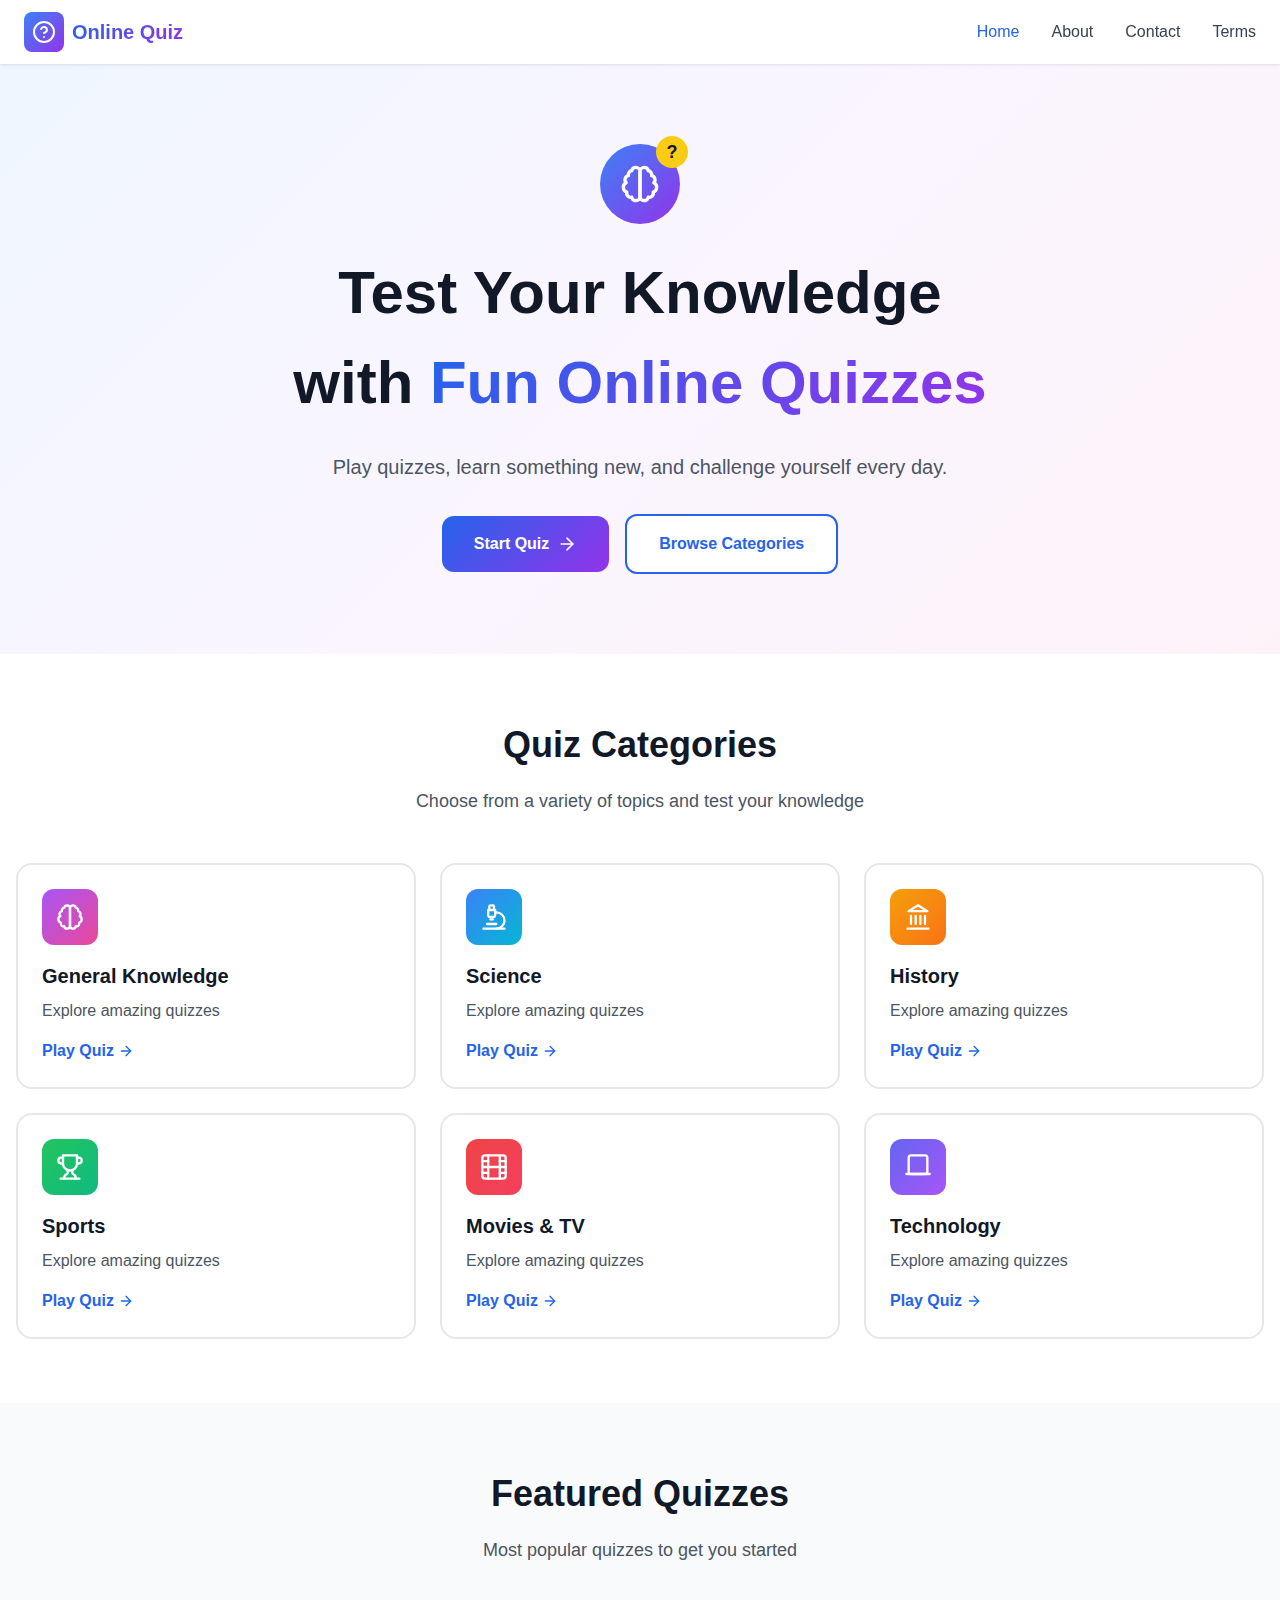
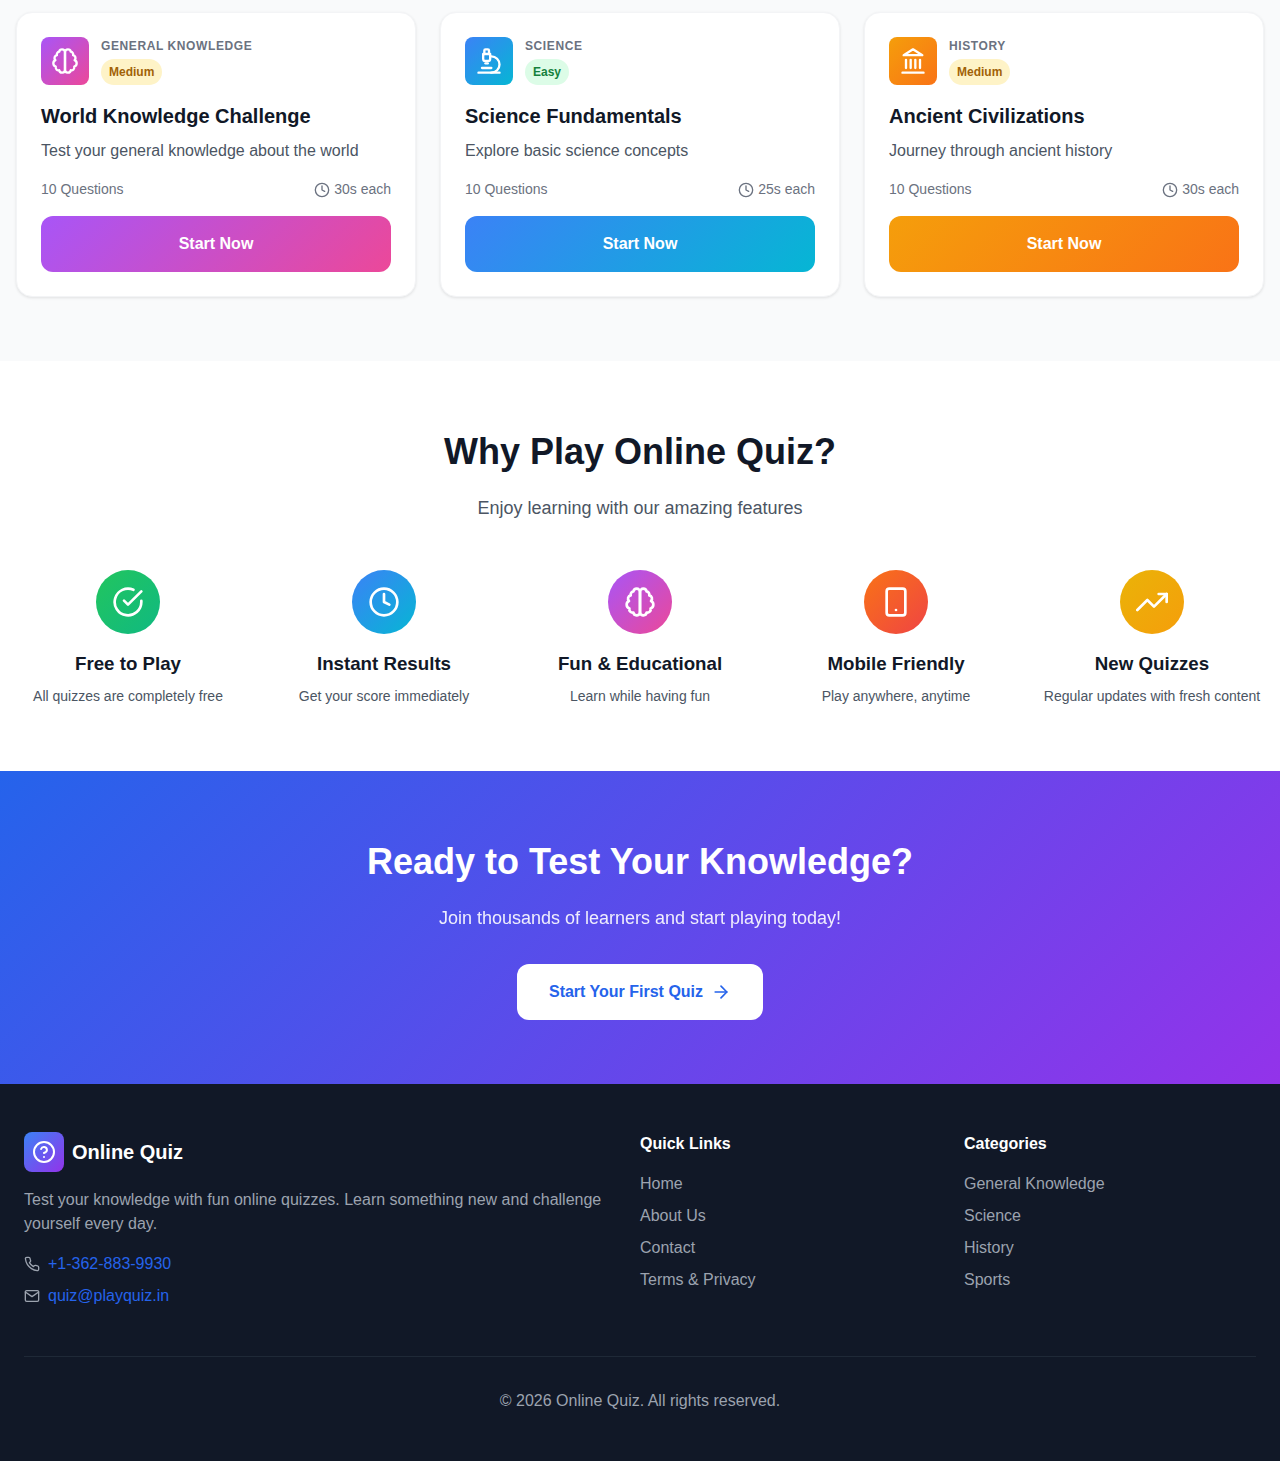
<file: index.html>
<!DOCTYPE html>
<html lang="en">
<head>
  <meta charset="UTF-8">
  <meta name="viewport" content="width=device-width, initial-scale=1.0">
  <title>Home - Online Quiz | Test Your Knowledge with Fun Quizzes</title>
  <meta name="description" content="Test your knowledge with fun online quizzes. Play quizzes in multiple categories including general knowledge, science, history, sports, movies, and technology.">
  <link rel="stylesheet" href="styles.css">
</head>
<body data-page="home">
  <header id="header"></header>
  
  <main>
    <!-- Hero Section -->
    <section class="hero-section gradient-bg">
      <div class="bg-pattern" style="position: absolute; inset: 0; opacity: 0.05;"></div>
      <div class="container hero-content">
        <div class="hero-icon-wrapper">
          <div class="hero-icon-container">
            <div class="hero-icon-main">
              <svg xmlns="http://www.w3.org/2000/svg" width="40" height="40" viewBox="0 0 24 24" fill="none" stroke="white" stroke-width="2" stroke-linecap="round" stroke-linejoin="round"><path d="M9.5 2A2.5 2.5 0 0 1 12 4.5v15a2.5 2.5 0 0 1-4.96.44 2.5 2.5 0 0 1-2.96-3.08 3 3 0 0 1-.34-5.58 2.5 2.5 0 0 1 1.32-4.24 2.5 2.5 0 0 1 1.98-3A2.5 2.5 0 0 1 9.5 2Z"></path><path d="M14.5 2A2.5 2.5 0 0 0 12 4.5v15a2.5 2.5 0 0 0 4.96.44 2.5 2.5 0 0 0 2.96-3.08 3 3 0 0 0 .34-5.58 2.5 2.5 0 0 0-1.32-4.24 2.5 2.5 0 0 0-1.98-3A2.5 2.5 0 0 0 14.5 2Z"></path></svg>
            </div>
            <div class="hero-icon-badge">?</div>
          </div>
        </div>
        
        <h1 class="hero-title">
          Test Your Knowledge with 
          <span class="gradient-text-blue-purple">Fun Online Quizzes</span>
        </h1>
        
        <p class="hero-description">
          Play quizzes, learn something new, and challenge yourself every day.
        </p>
        
        <div class="hero-buttons">
          <a href="quiz.html?id=general-1" class="btn btn-primary">
            Start Quiz
            <svg xmlns="http://www.w3.org/2000/svg" width="20" height="20" viewBox="0 0 24 24" fill="none" stroke="currentColor" stroke-width="2" stroke-linecap="round" stroke-linejoin="round"><line x1="5" y1="12" x2="19" y2="12"></line><polyline points="12 5 19 12 12 19"></polyline></svg>
          </a>
          <a href="#categories" class="btn btn-secondary">Browse Categories</a>
        </div>
      </div>
    </section>
    
    <!-- Quiz Categories -->
    <section id="categories" class="section" style="background: white;">
      <div class="container">
        <div class="text-center" style="margin-bottom: 3rem;">
          <h2 class="section-title">Quiz Categories</h2>
          <p class="section-description">Choose from a variety of topics and test your knowledge</p>
        </div>
        
        <div class="grid grid-cols-1 grid-cols-2-sm grid-cols-3-lg gap-6" id="categories-grid"></div>
      </div>
    </section>
    
    <!-- Featured Quizzes -->
    <section class="section" style="background: var(--color-gray-50);">
      <div class="container">
        <div class="text-center" style="margin-bottom: 3rem;">
          <h2 class="section-title">Featured Quizzes</h2>
          <p class="section-description">Most popular quizzes to get you started</p>
        </div>
        
        <div class="grid grid-cols-1 grid-cols-3-md gap-6" id="featured-quizzes"></div>
      </div>
    </section>
    
    <!-- Why Play Section -->
    <section class="section" style="background: white;">
      <div class="container">
        <div class="text-center" style="margin-bottom: 3rem;">
          <h2 class="section-title">Why Play Online Quiz?</h2>
          <p class="section-description">Enjoy learning with our amazing features</p>
        </div>
        
        <div class="grid grid-cols-1 grid-cols-2-sm grid-cols-5-lg gap-8">
          <div class="feature-card">
            <div class="feature-icon" style="background: linear-gradient(135deg, #22c55e 0%, #10b981 100%);">
              <svg xmlns="http://www.w3.org/2000/svg" width="32" height="32" viewBox="0 0 24 24" fill="none" stroke="white" stroke-width="2" stroke-linecap="round" stroke-linejoin="round"><path d="M22 11.08V12a10 10 0 1 1-5.93-9.14"></path><polyline points="22 4 12 14.01 9 11.01"></polyline></svg>
            </div>
            <h3 class="feature-title">Free to Play</h3>
            <p class="feature-description">All quizzes are completely free</p>
          </div>
          
          <div class="feature-card">
            <div class="feature-icon" style="background: linear-gradient(135deg, #3b82f6 0%, #06b6d4 100%);">
              <svg xmlns="http://www.w3.org/2000/svg" width="32" height="32" viewBox="0 0 24 24" fill="none" stroke="white" stroke-width="2" stroke-linecap="round" stroke-linejoin="round"><circle cx="12" cy="12" r="10"></circle><polyline points="12 6 12 12 16 14"></polyline></svg>
            </div>
            <h3 class="feature-title">Instant Results</h3>
            <p class="feature-description">Get your score immediately</p>
          </div>
          
          <div class="feature-card">
            <div class="feature-icon" style="background: linear-gradient(135deg, #a855f7 0%, #ec4899 100%);">
              <svg xmlns="http://www.w3.org/2000/svg" width="32" height="32" viewBox="0 0 24 24" fill="none" stroke="white" stroke-width="2" stroke-linecap="round" stroke-linejoin="round"><path d="M9.5 2A2.5 2.5 0 0 1 12 4.5v15a2.5 2.5 0 0 1-4.96.44 2.5 2.5 0 0 1-2.96-3.08 3 3 0 0 1-.34-5.58 2.5 2.5 0 0 1 1.32-4.24 2.5 2.5 0 0 1 1.98-3A2.5 2.5 0 0 1 9.5 2Z"></path><path d="M14.5 2A2.5 2.5 0 0 0 12 4.5v15a2.5 2.5 0 0 0 4.96.44 2.5 2.5 0 0 0 2.96-3.08 3 3 0 0 0 .34-5.58 2.5 2.5 0 0 0-1.32-4.24 2.5 2.5 0 0 0-1.98-3A2.5 2.5 0 0 0 14.5 2Z"></path></svg>
            </div>
            <h3 class="feature-title">Fun & Educational</h3>
            <p class="feature-description">Learn while having fun</p>
          </div>
          
          <div class="feature-card">
            <div class="feature-icon" style="background: linear-gradient(135deg, #f97316 0%, #ef4444 100%);">
              <svg xmlns="http://www.w3.org/2000/svg" width="32" height="32" viewBox="0 0 24 24" fill="none" stroke="white" stroke-width="2" stroke-linecap="round" stroke-linejoin="round"><rect x="5" y="2" width="14" height="20" rx="2" ry="2"></rect><line x1="12" y1="18" x2="12.01" y2="18"></line></svg>
            </div>
            <h3 class="feature-title">Mobile Friendly</h3>
            <p class="feature-description">Play anywhere, anytime</p>
          </div>
          
          <div class="feature-card">
            <div class="feature-icon" style="background: linear-gradient(135deg, #eab308 0%, #f59e0b 100%);">
              <svg xmlns="http://www.w3.org/2000/svg" width="32" height="32" viewBox="0 0 24 24" fill="none" stroke="white" stroke-width="2" stroke-linecap="round" stroke-linejoin="round"><polyline points="23 6 13.5 15.5 8.5 10.5 1 18"></polyline><polyline points="17 6 23 6 23 12"></polyline></svg>
            </div>
            <h3 class="feature-title">New Quizzes</h3>
            <p class="feature-description">Regular updates with fresh content</p>
          </div>
        </div>
      </div>
    </section>
    
    <!-- CTA Section -->
    <section class="cta-section">
      <div class="container cta-content">
        <h2 class="cta-title">Ready to Test Your Knowledge?</h2>
        <p class="cta-description">Join thousands of learners and start playing today!</p>
        <a href="quiz.html?id=general-1" class="btn" style="background: white; color: var(--color-blue-600);">
          Start Your First Quiz
          <svg xmlns="http://www.w3.org/2000/svg" width="20" height="20" viewBox="0 0 24 24" fill="none" stroke="currentColor" stroke-width="2" stroke-linecap="round" stroke-linejoin="round"><line x1="5" y1="12" x2="19" y2="12"></line><polyline points="12 5 19 12 12 19"></polyline></svg>
        </a>
      </div>
    </section>
  </main>
  
  <footer id="footer"></footer>
  
  <script src="quiz-data.js"></script>
  <script src="common.js"></script>
  <script src="home.js"></script>
</body>
</html>
</file>
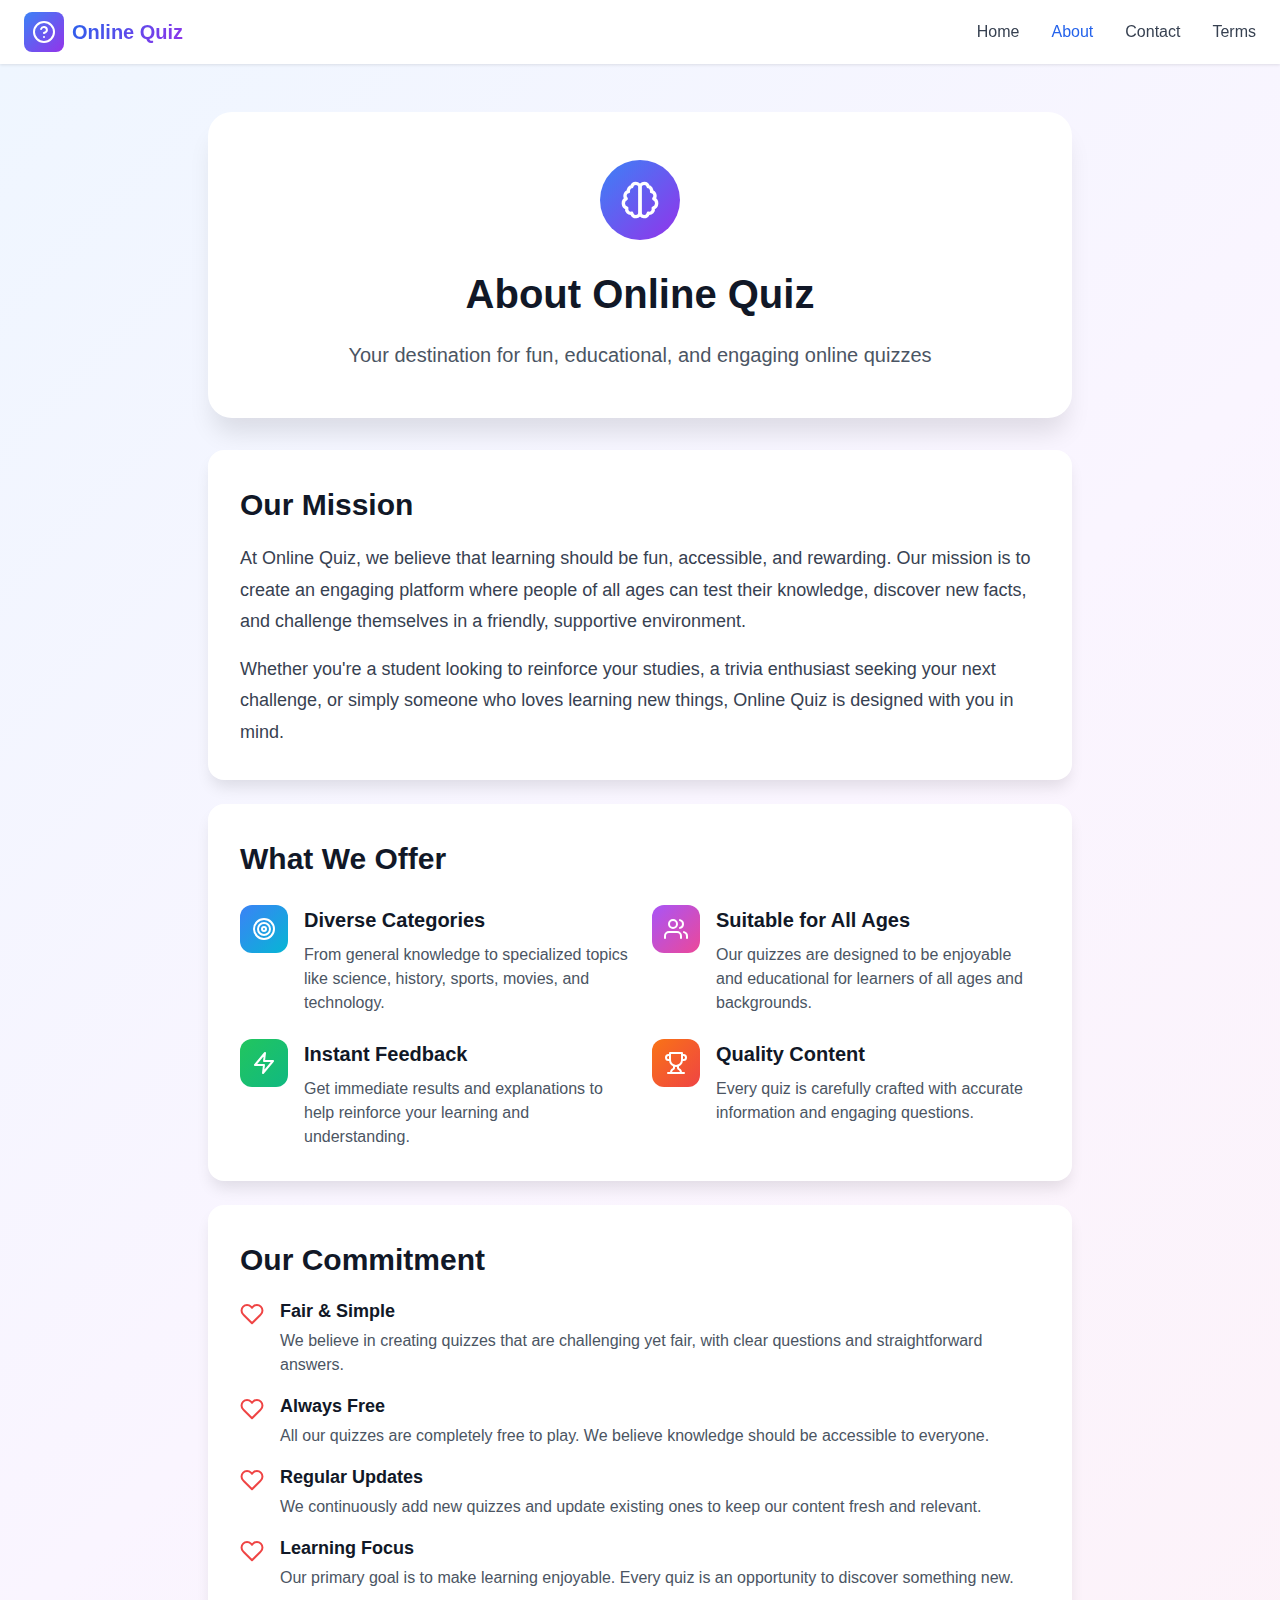
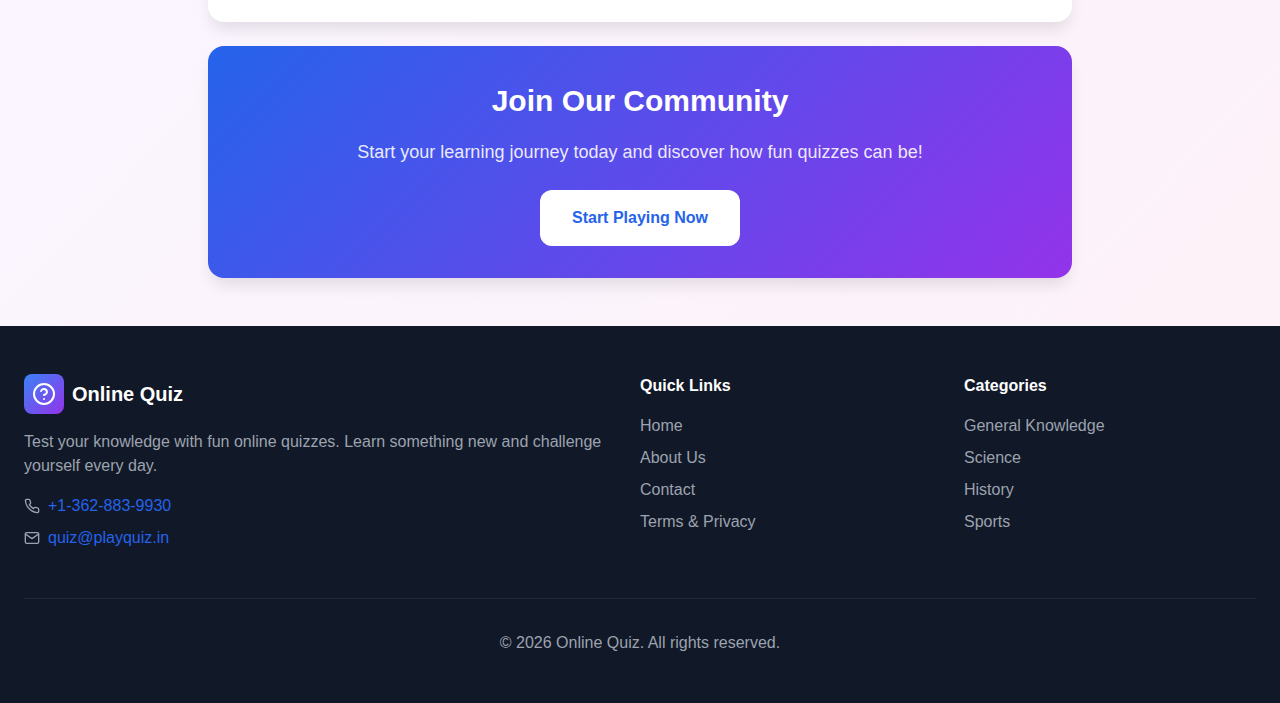
<file: about.html>
<!DOCTYPE html>
<html lang="en">
<head>
  <meta charset="UTF-8">
  <meta name="viewport" content="width=device-width, initial-scale=1.0">
  <title>About Us - Online Quiz</title>
  <meta name="description" content="Learn about Online Quiz - your destination for fun, educational, and engaging quizzes. We make learning enjoyable for students, casual learners, and trivia lovers.">
  <link rel="stylesheet" href="styles.css">
</head>
<body data-page="about">
  <header id="header"></header>
  
  <main style="min-height: 100vh;">
    <div class="gradient-bg" style="min-height: 100vh; padding: 3rem 0;">
      <div class="container" style="max-width: 56rem;">
        <!-- Hero Section -->
        <div class="card text-center" style="padding: 3rem 2rem; margin-bottom: 2rem; border-radius: 1.5rem; box-shadow: 0 20px 25px -5px rgba(0, 0, 0, 0.1);">
          <div style="width: 80px; height: 80px; background: linear-gradient(135deg, #3b82f6 0%, #9333ea 100%); border-radius: 50%; display: flex; align-items: center; justify-content: center; margin: 0 auto 1.5rem;">
            <svg xmlns="http://www.w3.org/2000/svg" width="40" height="40" viewBox="0 0 24 24" fill="none" stroke="white" stroke-width="2" stroke-linecap="round" stroke-linejoin="round"><path d="M9.5 2A2.5 2.5 0 0 1 12 4.5v15a2.5 2.5 0 0 1-4.96.44 2.5 2.5 0 0 1-2.96-3.08 3 3 0 0 1-.34-5.58 2.5 2.5 0 0 1 1.32-4.24 2.5 2.5 0 0 1 1.98-3A2.5 2.5 0 0 1 9.5 2Z"></path><path d="M14.5 2A2.5 2.5 0 0 0 12 4.5v15a2.5 2.5 0 0 0 4.96.44 2.5 2.5 0 0 0 2.96-3.08 3 3 0 0 0 .34-5.58 2.5 2.5 0 0 0-1.32-4.24 2.5 2.5 0 0 0-1.98-3A2.5 2.5 0 0 0 14.5 2Z"></path></svg>
          </div>
          <h1 style="font-size: 2.5rem; font-weight: 700; margin-bottom: 1rem; color: var(--color-gray-900);">About Online Quiz</h1>
          <p style="font-size: 1.25rem; color: var(--color-gray-600); max-width: 42rem; margin: 0 auto;">
            Your destination for fun, educational, and engaging online quizzes
          </p>
        </div>
        
        <!-- Mission Section -->
        <div class="card" style="padding: 2rem; margin-bottom: 1.5rem; box-shadow: 0 10px 15px -3px rgba(0, 0, 0, 0.1);">
          <h2 style="font-size: 1.875rem; font-weight: 700; margin-bottom: 1rem; color: var(--color-gray-900);">Our Mission</h2>
          <p style="font-size: 1.125rem; color: var(--color-gray-700); line-height: 1.75; margin-bottom: 1rem;">
            At Online Quiz, we believe that learning should be fun, accessible, and rewarding. Our mission is to create 
            an engaging platform where people of all ages can test their knowledge, discover new facts, and challenge 
            themselves in a friendly, supportive environment.
          </p>
          <p style="font-size: 1.125rem; color: var(--color-gray-700); line-height: 1.75;">
            Whether you're a student looking to reinforce your studies, a trivia enthusiast seeking your next challenge, 
            or simply someone who loves learning new things, Online Quiz is designed with you in mind.
          </p>
        </div>
        
        <!-- What We Offer -->
        <div class="card" style="padding: 2rem; margin-bottom: 1.5rem; box-shadow: 0 10px 15px -3px rgba(0, 0, 0, 0.1);">
          <h2 style="font-size: 1.875rem; font-weight: 700; margin-bottom: 1.5rem; color: var(--color-gray-900);">What We Offer</h2>
          <div class="grid grid-cols-1 grid-cols-2-sm gap-6">
            <div class="flex gap-4">
              <div style="width: 48px; height: 48px; background: linear-gradient(135deg, #3b82f6 0%, #06b6d4 100%); border-radius: 0.75rem; display: flex; align-items: center; justify-content: center; flex-shrink: 0;">
                <svg xmlns="http://www.w3.org/2000/svg" width="24" height="24" viewBox="0 0 24 24" fill="none" stroke="white" stroke-width="2" stroke-linecap="round" stroke-linejoin="round"><circle cx="12" cy="12" r="10"></circle><circle cx="12" cy="12" r="6"></circle><circle cx="12" cy="12" r="2"></circle></svg>
              </div>
              <div>
                <h3 style="font-size: 1.25rem; font-weight: 700; margin-bottom: 0.5rem; color: var(--color-gray-900);">Diverse Categories</h3>
                <p style="color: var(--color-gray-600);">
                  From general knowledge to specialized topics like science, history, sports, movies, and technology.
                </p>
              </div>
            </div>
            
            <div class="flex gap-4">
              <div style="width: 48px; height: 48px; background: linear-gradient(135deg, #a855f7 0%, #ec4899 100%); border-radius: 0.75rem; display: flex; align-items: center; justify-content: center; flex-shrink: 0;">
                <svg xmlns="http://www.w3.org/2000/svg" width="24" height="24" viewBox="0 0 24 24" fill="none" stroke="white" stroke-width="2" stroke-linecap="round" stroke-linejoin="round"><path d="M17 21v-2a4 4 0 0 0-4-4H5a4 4 0 0 0-4 4v2"></path><circle cx="9" cy="7" r="4"></circle><path d="M23 21v-2a4 4 0 0 0-3-3.87"></path><path d="M16 3.13a4 4 0 0 1 0 7.75"></path></svg>
              </div>
              <div>
                <h3 style="font-size: 1.25rem; font-weight: 700; margin-bottom: 0.5rem; color: var(--color-gray-900);">Suitable for All Ages</h3>
                <p style="color: var(--color-gray-600);">
                  Our quizzes are designed to be enjoyable and educational for learners of all ages and backgrounds.
                </p>
              </div>
            </div>
            
            <div class="flex gap-4">
              <div style="width: 48px; height: 48px; background: linear-gradient(135deg, #22c55e 0%, #10b981 100%); border-radius: 0.75rem; display: flex; align-items: center; justify-content: center; flex-shrink: 0;">
                <svg xmlns="http://www.w3.org/2000/svg" width="24" height="24" viewBox="0 0 24 24" fill="none" stroke="white" stroke-width="2" stroke-linecap="round" stroke-linejoin="round"><polygon points="13 2 3 14 12 14 11 22 21 10 12 10 13 2"></polygon></svg>
              </div>
              <div>
                <h3 style="font-size: 1.25rem; font-weight: 700; margin-bottom: 0.5rem; color: var(--color-gray-900);">Instant Feedback</h3>
                <p style="color: var(--color-gray-600);">
                  Get immediate results and explanations to help reinforce your learning and understanding.
                </p>
              </div>
            </div>
            
            <div class="flex gap-4">
              <div style="width: 48px; height: 48px; background: linear-gradient(135deg, #f97316 0%, #ef4444 100%); border-radius: 0.75rem; display: flex; align-items: center; justify-content: center; flex-shrink: 0;">
                <svg xmlns="http://www.w3.org/2000/svg" width="24" height="24" viewBox="0 0 24 24" fill="none" stroke="white" stroke-width="2" stroke-linecap="round" stroke-linejoin="round"><path d="M6 9H4.5a2.5 2.5 0 0 1 0-5H6"></path><path d="M18 9h1.5a2.5 2.5 0 0 0 0-5H18"></path><path d="M4 22h16"></path><path d="M10 14.66V17c0 .55-.47.98-.97 1.21C7.85 18.75 7 20.24 7 22"></path><path d="M14 14.66V17c0 .55.47.98.97 1.21C16.15 18.75 17 20.24 17 22"></path><path d="M18 2H6v7a6 6 0 0 0 12 0V2Z"></path></svg>
              </div>
              <div>
                <h3 style="font-size: 1.25rem; font-weight: 700; margin-bottom: 0.5rem; color: var(--color-gray-900);">Quality Content</h3>
                <p style="color: var(--color-gray-600);">
                  Every quiz is carefully crafted with accurate information and engaging questions.
                </p>
              </div>
            </div>
          </div>
        </div>
        
        <!-- Our Commitment -->
        <div class="card" style="padding: 2rem; margin-bottom: 1.5rem; box-shadow: 0 10px 15px -3px rgba(0, 0, 0, 0.1);">
          <h2 style="font-size: 1.875rem; font-weight: 700; margin-bottom: 1rem; color: var(--color-gray-900);">Our Commitment</h2>
          <div style="display: flex; flex-direction: column; gap: 1rem;">
            <div class="flex items-start gap-4">
              <svg xmlns="http://www.w3.org/2000/svg" width="24" height="24" viewBox="0 0 24 24" fill="none" stroke="#ef4444" stroke-width="2" stroke-linecap="round" stroke-linejoin="round" style="flex-shrink: 0; margin-top: 0.25rem;"><path d="M20.84 4.61a5.5 5.5 0 0 0-7.78 0L12 5.67l-1.06-1.06a5.5 5.5 0 0 0-7.78 7.78l1.06 1.06L12 21.23l7.78-7.78 1.06-1.06a5.5 5.5 0 0 0 0-7.78z"></path></svg>
              <div>
                <h3 style="font-size: 1.125rem; font-weight: 700; margin-bottom: 0.25rem; color: var(--color-gray-900);">Fair & Simple</h3>
                <p style="color: var(--color-gray-600);">
                  We believe in creating quizzes that are challenging yet fair, with clear questions and straightforward answers.
                </p>
              </div>
            </div>
            
            <div class="flex items-start gap-4">
              <svg xmlns="http://www.w3.org/2000/svg" width="24" height="24" viewBox="0 0 24 24" fill="none" stroke="#ef4444" stroke-width="2" stroke-linecap="round" stroke-linejoin="round" style="flex-shrink: 0; margin-top: 0.25rem;"><path d="M20.84 4.61a5.5 5.5 0 0 0-7.78 0L12 5.67l-1.06-1.06a5.5 5.5 0 0 0-7.78 7.78l1.06 1.06L12 21.23l7.78-7.78 1.06-1.06a5.5 5.5 0 0 0 0-7.78z"></path></svg>
              <div>
                <h3 style="font-size: 1.125rem; font-weight: 700; margin-bottom: 0.25rem; color: var(--color-gray-900);">Always Free</h3>
                <p style="color: var(--color-gray-600);">
                  All our quizzes are completely free to play. We believe knowledge should be accessible to everyone.
                </p>
              </div>
            </div>
            
            <div class="flex items-start gap-4">
              <svg xmlns="http://www.w3.org/2000/svg" width="24" height="24" viewBox="0 0 24 24" fill="none" stroke="#ef4444" stroke-width="2" stroke-linecap="round" stroke-linejoin="round" style="flex-shrink: 0; margin-top: 0.25rem;"><path d="M20.84 4.61a5.5 5.5 0 0 0-7.78 0L12 5.67l-1.06-1.06a5.5 5.5 0 0 0-7.78 7.78l1.06 1.06L12 21.23l7.78-7.78 1.06-1.06a5.5 5.5 0 0 0 0-7.78z"></path></svg>
              <div>
                <h3 style="font-size: 1.125rem; font-weight: 700; margin-bottom: 0.25rem; color: var(--color-gray-900);">Regular Updates</h3>
                <p style="color: var(--color-gray-600);">
                  We continuously add new quizzes and update existing ones to keep our content fresh and relevant.
                </p>
              </div>
            </div>
            
            <div class="flex items-start gap-4">
              <svg xmlns="http://www.w3.org/2000/svg" width="24" height="24" viewBox="0 0 24 24" fill="none" stroke="#ef4444" stroke-width="2" stroke-linecap="round" stroke-linejoin="round" style="flex-shrink: 0; margin-top: 0.25rem;"><path d="M20.84 4.61a5.5 5.5 0 0 0-7.78 0L12 5.67l-1.06-1.06a5.5 5.5 0 0 0-7.78 7.78l1.06 1.06L12 21.23l7.78-7.78 1.06-1.06a5.5 5.5 0 0 0 0-7.78z"></path></svg>
              <div>
                <h3 style="font-size: 1.125rem; font-weight: 700; margin-bottom: 0.25rem; color: var(--color-gray-900);">Learning Focus</h3>
                <p style="color: var(--color-gray-600);">
                  Our primary goal is to make learning enjoyable. Every quiz is an opportunity to discover something new.
                </p>
              </div>
            </div>
          </div>
        </div>
        
        <!-- Join Us CTA -->
        <div class="card text-center" style="padding: 2rem; background: linear-gradient(135deg, #2563eb 0%, #9333ea 100%); box-shadow: 0 10px 15px -3px rgba(0, 0, 0, 0.1);">
          <h2 style="font-size: 1.875rem; font-weight: 700; margin-bottom: 1rem; color: white;">Join Our Community</h2>
          <p style="font-size: 1.125rem; margin-bottom: 1.5rem; color: rgba(255, 255, 255, 0.9);">
            Start your learning journey today and discover how fun quizzes can be!
          </p>
          <a href="index.html" class="btn" style="background: white; color: var(--color-blue-600);">
            Start Playing Now
          </a>
        </div>
      </div>
    </div>
  </main>
  
  <footer id="footer"></footer>
  
  <script src="quiz-data.js"></script>
  <script src="common.js"></script>
</body>
</html>
</file>
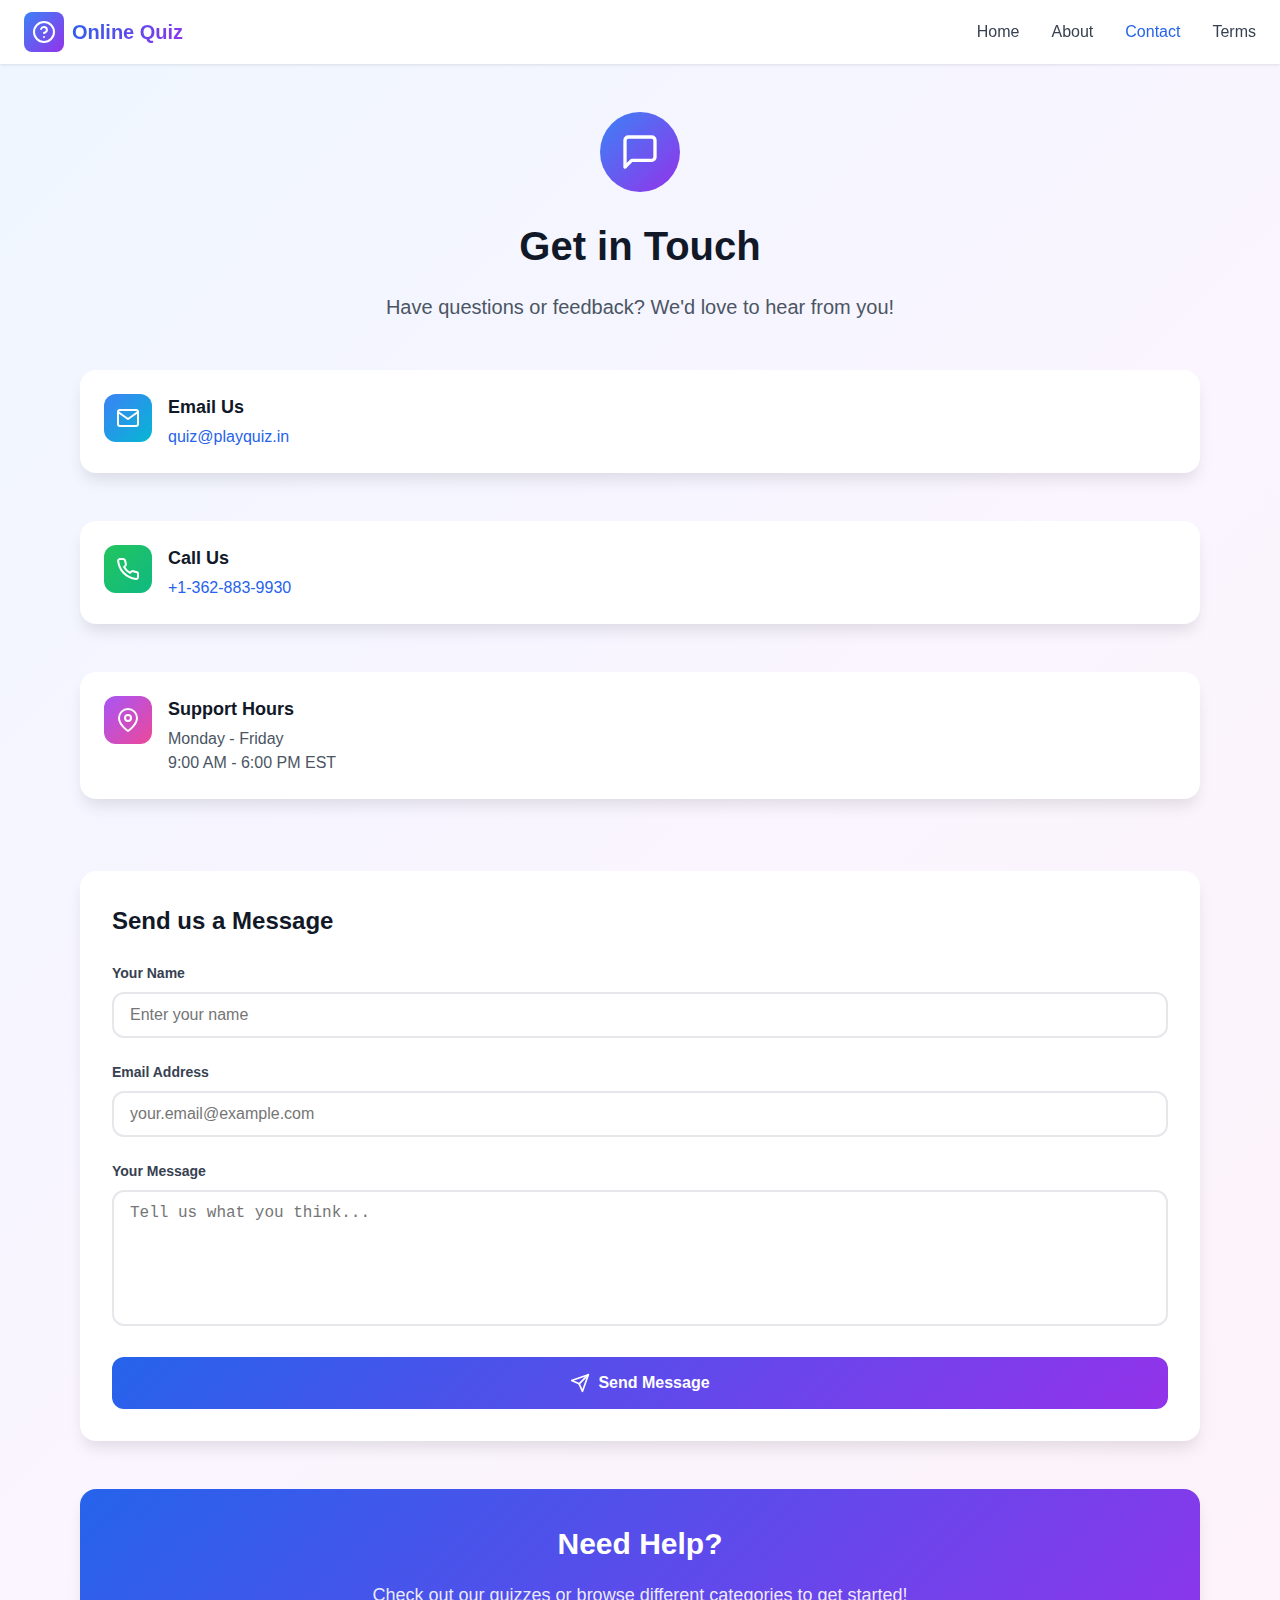
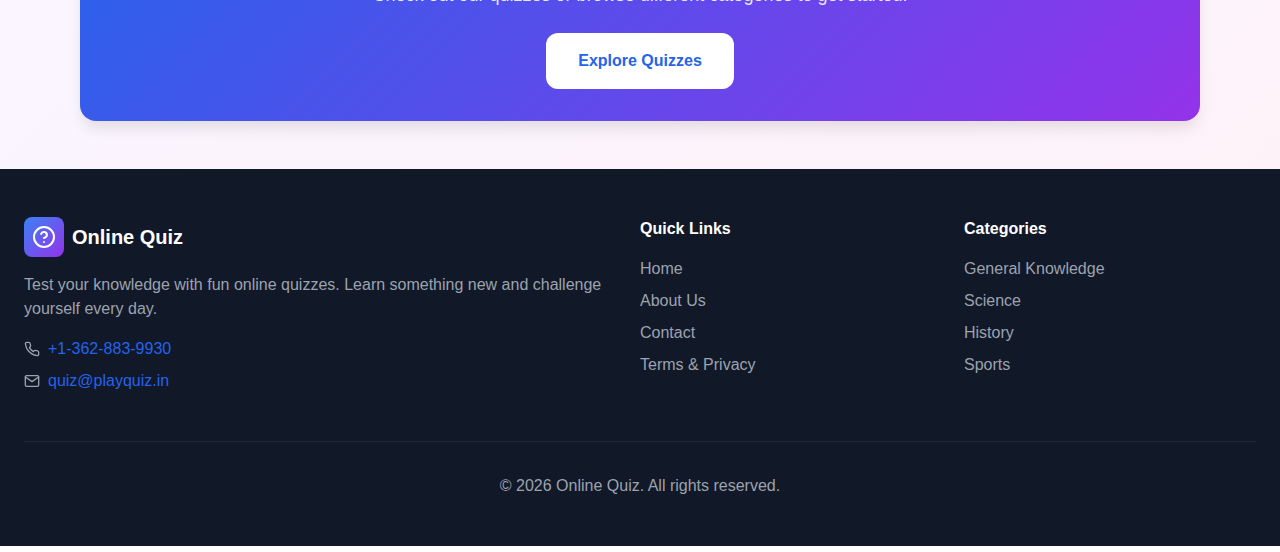
<file: contact.html>
<!DOCTYPE html>
<html lang="en">
<head>
  <meta charset="UTF-8">
  <meta name="viewport" content="width=device-width, initial-scale=1.0">
  <title>Contact Us - Online Quiz</title>
  <meta name="description" content="Get in touch with Online Quiz. We'd love to hear from you! Contact us at quiz@playquiz.in or call +1-362-883-9930.">
  <link rel="stylesheet" href="styles.css">
</head>
<body data-page="contact">
  <header id="header"></header>
  
  <main style="min-height: 100vh;">
    <div class="gradient-bg" style="min-height: 100vh; padding: 3rem 0;">
      <div class="container" style="max-width: 72rem;">
        <!-- Hero Section -->
        <div class="text-center" style="margin-bottom: 3rem;">
          <div style="width: 80px; height: 80px; background: linear-gradient(135deg, #3b82f6 0%, #9333ea 100%); border-radius: 50%; display: flex; align-items: center; justify-content: center; margin: 0 auto 1.5rem;">
            <svg xmlns="http://www.w3.org/2000/svg" width="40" height="40" viewBox="0 0 24 24" fill="none" stroke="white" stroke-width="2" stroke-linecap="round" stroke-linejoin="round"><path d="M21 15a2 2 0 0 1-2 2H7l-4 4V5a2 2 0 0 1 2-2h14a2 2 0 0 1 2 2z"></path></svg>
          </div>
          <h1 style="font-size: 2.5rem; font-weight: 700; margin-bottom: 1rem; color: var(--color-gray-900);">Get in Touch</h1>
          <p style="font-size: 1.25rem; color: var(--color-gray-600); max-width: 42rem; margin: 0 auto;">
            Have questions or feedback? We'd love to hear from you!
          </p>
        </div>
        
        <div class="grid grid-cols-1" style="gap: 2rem; grid-template-columns: 1fr;">
          <!-- Contact Info -->
          <div style="display: grid; grid-template-columns: 1fr; gap: 1.5rem;">
            <div class="contact-info-card">
              <div class="contact-info-content">
                <div class="contact-info-icon" style="background: linear-gradient(135deg, #3b82f6 0%, #06b6d4 100%);">
                  <svg xmlns="http://www.w3.org/2000/svg" width="24" height="24" viewBox="0 0 24 24" fill="none" stroke="white" stroke-width="2" stroke-linecap="round" stroke-linejoin="round"><path d="M4 4h16c1.1 0 2 .9 2 2v12c0 1.1-.9 2-2 2H4c-1.1 0-2-.9-2-2V6c0-1.1.9-2 2-2z"></path><polyline points="22,6 12,13 2,6"></polyline></svg>
                </div>
                <div>
                  <h3 class="contact-info-title">Email Us</h3>
                  <a href="mailto:quiz@playquiz.in" class="contact-info-link">quiz@playquiz.in</a>
                </div>
              </div>
            </div>
            
            <div class="contact-info-card">
              <div class="contact-info-content">
                <div class="contact-info-icon" style="background: linear-gradient(135deg, #22c55e 0%, #10b981 100%);">
                  <svg xmlns="http://www.w3.org/2000/svg" width="24" height="24" viewBox="0 0 24 24" fill="none" stroke="white" stroke-width="2" stroke-linecap="round" stroke-linejoin="round"><path d="M22 16.92v3a2 2 0 0 1-2.18 2 19.79 19.79 0 0 1-8.63-3.07 19.5 19.5 0 0 1-6-6 19.79 19.79 0 0 1-3.07-8.67A2 2 0 0 1 4.11 2h3a2 2 0 0 1 2 1.72 12.84 12.84 0 0 0 .7 2.81 2 2 0 0 1-.45 2.11L8.09 9.91a16 16 0 0 0 6 6l1.27-1.27a2 2 0 0 1 2.11-.45 12.84 12.84 0 0 0 2.81.7A2 2 0 0 1 22 16.92z"></path></svg>
                </div>
                <div>
                  <h3 class="contact-info-title">Call Us</h3>
                  <a href="tel:+13628839930" class="contact-info-link">+1-362-883-9930</a>
                </div>
              </div>
            </div>
            
            <div class="contact-info-card">
              <div class="contact-info-content">
                <div class="contact-info-icon" style="background: linear-gradient(135deg, #a855f7 0%, #ec4899 100%);">
                  <svg xmlns="http://www.w3.org/2000/svg" width="24" height="24" viewBox="0 0 24 24" fill="none" stroke="white" stroke-width="2" stroke-linecap="round" stroke-linejoin="round"><path d="M21 10c0 7-9 13-9 13s-9-6-9-13a9 9 0 0 1 18 0z"></path><circle cx="12" cy="10" r="3"></circle></svg>
                </div>
                <div>
                  <h3 class="contact-info-title">Support Hours</h3>
                  <p class="contact-info-text">
                    Monday - Friday<br>
                    9:00 AM - 6:00 PM EST
                  </p>
                </div>
              </div>
            </div>
          </div>
          
          <!-- Contact Form -->
          <div class="card" style="padding: 2rem; box-shadow: 0 10px 15px -3px rgba(0, 0, 0, 0.1); margin-top: 1rem;">
            <h2 style="font-size: 1.5rem; font-weight: 700; margin-bottom: 1.5rem; color: var(--color-gray-900);">Send us a Message</h2>
            
            <div id="success-message" class="success-message hidden">
              <div class="success-icon">
                <svg xmlns="http://www.w3.org/2000/svg" width="32" height="32" viewBox="0 0 24 24" fill="none" stroke="white" stroke-width="2" stroke-linecap="round" stroke-linejoin="round"><line x1="22" y1="2" x2="11" y2="13"></line><polygon points="22 2 15 22 11 13 2 9 22 2"></polygon></svg>
              </div>
              <h3 class="success-title">Message Sent!</h3>
              <p class="success-text">
                Thank you for contacting us. We'll get back to you as soon as possible.
              </p>
            </div>
            
            <form id="contact-form" style="display: block;">
              <div class="form-group">
                <label for="name" class="form-label">Your Name</label>
                <input 
                  type="text" 
                  id="name" 
                  name="name" 
                  class="form-input" 
                  placeholder="Enter your name" 
                  required
                >
              </div>
              
              <div class="form-group">
                <label for="email" class="form-label">Email Address</label>
                <input 
                  type="email" 
                  id="email" 
                  name="email" 
                  class="form-input" 
                  placeholder="your.email@example.com" 
                  required
                >
              </div>
              
              <div class="form-group">
                <label for="message" class="form-label">Your Message</label>
                <textarea 
                  id="message" 
                  name="message" 
                  class="form-textarea" 
                  rows="6" 
                  placeholder="Tell us what you think..." 
                  required
                ></textarea>
              </div>
              
              <button type="submit" class="btn btn-primary" style="width: 100%;">
                <svg xmlns="http://www.w3.org/2000/svg" width="20" height="20" viewBox="0 0 24 24" fill="none" stroke="currentColor" stroke-width="2" stroke-linecap="round" stroke-linejoin="round"><line x1="22" y1="2" x2="11" y2="13"></line><polygon points="22 2 15 22 11 13 2 9 22 2"></polygon></svg>
                Send Message
              </button>
            </form>
          </div>
        </div>
        
        <!-- Additional Info -->
        <div class="card text-center" style="margin-top: 3rem; padding: 2rem; background: linear-gradient(135deg, #2563eb 0%, #9333ea 100%); box-shadow: 0 10px 15px -3px rgba(0, 0, 0, 0.1);">
          <h2 style="font-size: 1.875rem; font-weight: 700; margin-bottom: 1rem; color: white;">Need Help?</h2>
          <p style="font-size: 1.125rem; margin-bottom: 1.5rem; color: rgba(255, 255, 255, 0.9);">
            Check out our quizzes or browse different categories to get started!
          </p>
          <a href="index.html" class="btn" style="background: white; color: var(--color-blue-600);">
            Explore Quizzes
          </a>
        </div>
      </div>
    </div>
  </main>
  
  <footer id="footer"></footer>
  
  <script src="quiz-data.js"></script>
  <script src="common.js"></script>
  <script src="contact.js"></script>
</body>
</html>
</file>
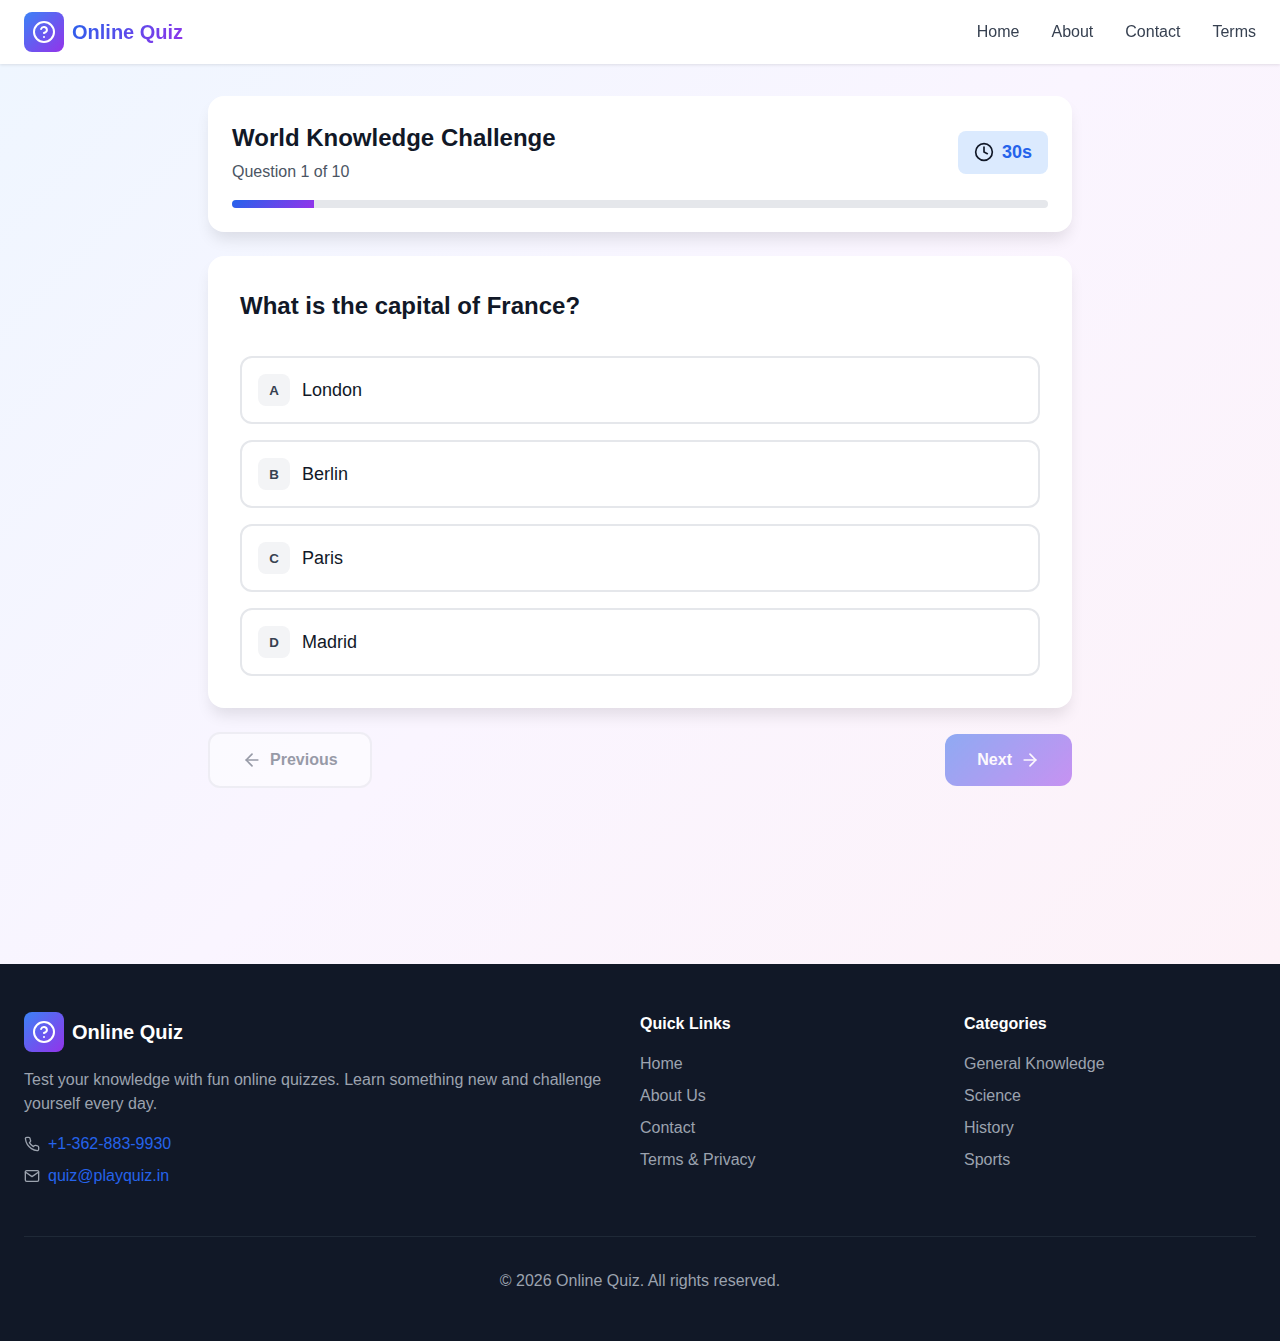
<file: quiz.html>
<!DOCTYPE html>
<html lang="en">
<head>
  <meta charset="UTF-8">
  <meta name="viewport" content="width=device-width, initial-scale=1.0">
  <title>Quiz - Online Quiz</title>
  <meta name="description" content="Take the quiz and test your knowledge. Answer questions and see your results instantly.">
  <link rel="stylesheet" href="styles.css">
</head>
<body data-page="">
  <header id="header"></header>
  
  <main style="min-height: 100vh;">
    <div class="gradient-bg" style="min-height: 100vh; padding: 2rem 0;">
      <div class="container" style="max-width: 56rem;">
        <!-- Quiz Header -->
        <div class="quiz-header-card">
          <div class="quiz-header-top">
            <div>
              <h1 id="quiz-title" style="font-size: 1.5rem; font-weight: 700; margin-bottom: 0.25rem; color: var(--color-gray-900);"></h1>
              <p id="quiz-progress" style="color: var(--color-gray-600);"></p>
            </div>
            <div class="quiz-timer">
              <svg xmlns="http://www.w3.org/2000/svg" width="20" height="20" viewBox="0 0 24 24" fill="none" stroke="currentColor" stroke-width="2" stroke-linecap="round" stroke-linejoin="round"><circle cx="12" cy="12" r="10"></circle><polyline points="12 6 12 12 16 14"></polyline></svg>
              <span id="timer" class="quiz-timer-value"></span>
            </div>
          </div>
          <div class="progress-bar">
            <div id="progress-fill" class="progress-bar-fill" style="width: 0%;"></div>
          </div>
        </div>
        
        <!-- Question Card -->
        <div class="question-card">
          <h2 id="question-text" class="question-text"></h2>
          
          <div id="answers-container" class="answers-list"></div>
          
          <!-- Explanation (hidden by default) -->
          <div id="explanation" class="explanation-box hidden">
            <p class="explanation-title">Explanation:</p>
            <p id="explanation-text" class="explanation-text"></p>
          </div>
        </div>
        
        <!-- Navigation -->
        <div class="quiz-navigation">
          <button id="prev-btn" class="btn" style="background: white; color: var(--color-gray-700); border: 2px solid var(--color-gray-200);">
            <svg xmlns="http://www.w3.org/2000/svg" width="20" height="20" viewBox="0 0 24 24" fill="none" stroke="currentColor" stroke-width="2" stroke-linecap="round" stroke-linejoin="round"><line x1="19" y1="12" x2="5" y2="12"></line><polyline points="12 19 5 12 12 5"></polyline></svg>
            Previous
          </button>
          
          <button id="next-btn" class="btn btn-primary" disabled>
            <span id="next-btn-text">Next</span>
            <svg xmlns="http://www.w3.org/2000/svg" width="20" height="20" viewBox="0 0 24 24" fill="none" stroke="currentColor" stroke-width="2" stroke-linecap="round" stroke-linejoin="round"><line x1="5" y1="12" x2="19" y2="12"></line><polyline points="12 5 19 12 12 19"></polyline></svg>
          </button>
        </div>
      </div>
    </div>
  </main>
  
  <footer id="footer"></footer>
  
  <script src="quiz-data.js"></script>
  <script src="common.js"></script>
  <script src="quiz.js"></script>
</body>
</html>
</file>
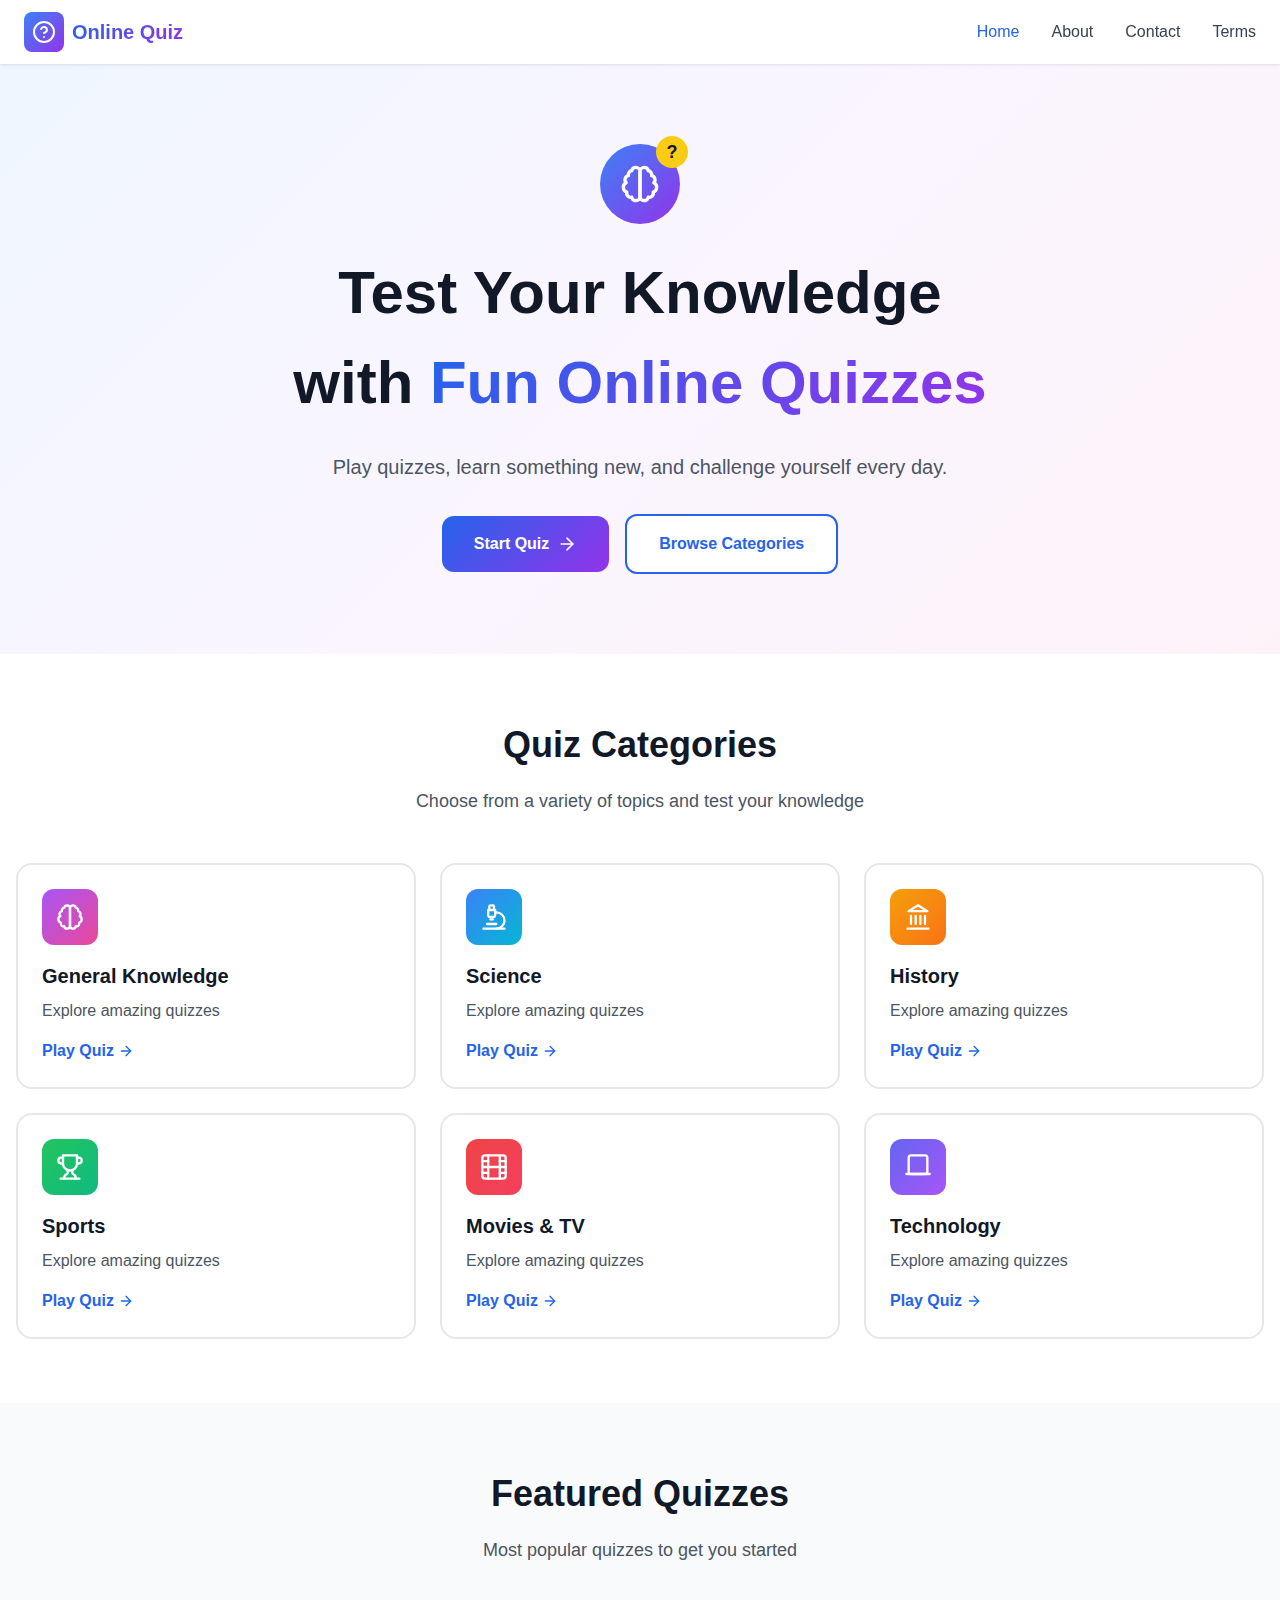
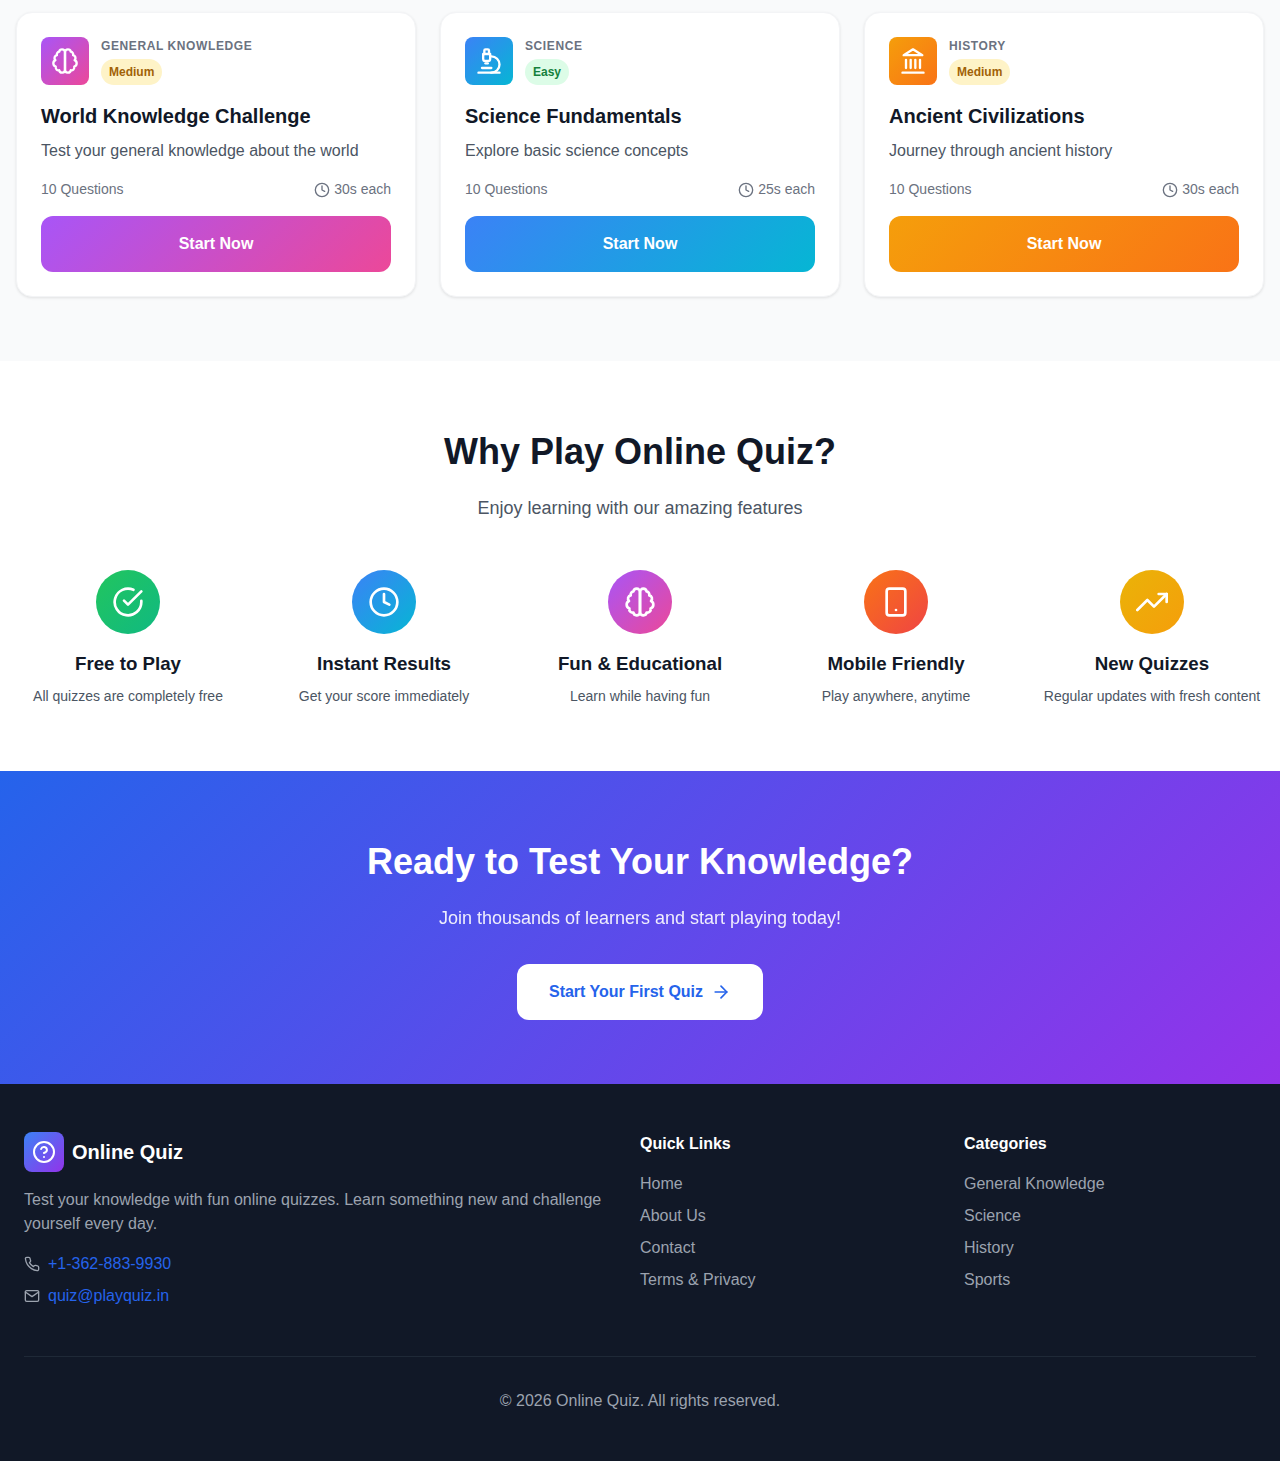
<file: result.html>
<!DOCTYPE html>
<html lang="en">
<head>
  <meta charset="UTF-8">
  <meta name="viewport" content="width=device-width, initial-scale=1.0">
  <title>Quiz Results - Online Quiz</title>
  <meta name="description" content="View your quiz results and score. See how well you performed and try again to improve.">
  <link rel="stylesheet" href="styles.css">
</head>
<body data-page="">
  <header id="header"></header>
  
  <main style="min-height: 100vh;">
    <div class="gradient-bg" style="min-height: 100vh; padding: 3rem 0;">
      <div class="container result-container" style="max-width: 56rem;">
        <!-- Performance Card -->
        <div class="performance-card">
          <div id="performance-icon" class="performance-icon"></div>
          
          <h1 id="performance-title" class="performance-title"></h1>
          <p id="performance-message" class="performance-message"></p>
          
          <div class="score-display">
            <div id="score-percentage" class="score-value"></div>
            <p class="score-label">Your Score</p>
          </div>
        </div>
        
        <!-- Stats Grid -->
        <div class="stats-grid">
          <div class="stat-card" style="animation-delay: 0.3s;">
            <div class="stat-content">
              <div class="stat-icon gradient-blue-purple">
                <svg xmlns="http://www.w3.org/2000/svg" width="24" height="24" viewBox="0 0 24 24" fill="none" stroke="white" stroke-width="2" stroke-linecap="round" stroke-linejoin="round"><circle cx="12" cy="12" r="10"></circle><circle cx="12" cy="12" r="6"></circle><circle cx="12" cy="12" r="2"></circle></svg>
              </div>
              <div>
                <p id="total-questions" class="stat-value"></p>
                <p class="stat-label">Total Questions</p>
              </div>
            </div>
          </div>
          
          <div class="stat-card" style="animation-delay: 0.4s;">
            <div class="stat-content">
              <div class="stat-icon" style="background: linear-gradient(135deg, #22c55e 0%, #10b981 100%);">
                <svg xmlns="http://www.w3.org/2000/svg" width="24" height="24" viewBox="0 0 24 24" fill="none" stroke="white" stroke-width="2" stroke-linecap="round" stroke-linejoin="round"><path d="M22 11.08V12a10 10 0 1 1-5.93-9.14"></path><polyline points="22 4 12 14.01 9 11.01"></polyline></svg>
              </div>
              <div>
                <p id="correct-answers" class="stat-value"></p>
                <p class="stat-label">Correct</p>
              </div>
            </div>
          </div>
          
          <div class="stat-card" style="animation-delay: 0.5s;">
            <div class="stat-content">
              <div class="stat-icon" style="background: linear-gradient(135deg, #ef4444 0%, #f43f5e 100%);">
                <svg xmlns="http://www.w3.org/2000/svg" width="24" height="24" viewBox="0 0 24 24" fill="none" stroke="white" stroke-width="2" stroke-linecap="round" stroke-linejoin="round"><circle cx="12" cy="12" r="10"></circle><line x1="15" y1="9" x2="9" y2="15"></line><line x1="9" y1="9" x2="15" y2="15"></line></svg>
              </div>
              <div>
                <p id="incorrect-answers" class="stat-value"></p>
                <p class="stat-label">Incorrect</p>
              </div>
            </div>
          </div>
        </div>
        
        <!-- Actions Card -->
        <div class="actions-card">
          <h2 class="actions-title">What's Next?</h2>
          <div class="actions-grid">
            <a id="retry-btn" href="#" class="btn" style="background: linear-gradient(135deg, #2563eb 0%, #9333ea 100%); color: white;">
              <svg xmlns="http://www.w3.org/2000/svg" width="20" height="20" viewBox="0 0 24 24" fill="none" stroke="currentColor" stroke-width="2" stroke-linecap="round" stroke-linejoin="round"><polyline points="1 4 1 10 7 10"></polyline><path d="M3.51 15a9 9 0 1 0 2.13-9.36L1 10"></path></svg>
              Retry Quiz
            </a>
            
            <a href="index.html" class="btn" style="background: linear-gradient(135deg, #22c55e 0%, #10b981 100%); color: white;">
              <svg xmlns="http://www.w3.org/2000/svg" width="20" height="20" viewBox="0 0 24 24" fill="none" stroke="currentColor" stroke-width="2" stroke-linecap="round" stroke-linejoin="round"><path d="m3 9 9-7 9 7v11a2 2 0 0 1-2 2H5a2 2 0 0 1-2-2z"></path><polyline points="9 22 9 12 15 12 15 22"></polyline></svg>
              Home
            </a>
            
            <a href="index.html#categories" class="btn" style="background: linear-gradient(135deg, #f97316 0%, #ef4444 100%); color: white;">
              <svg xmlns="http://www.w3.org/2000/svg" width="20" height="20" viewBox="0 0 24 24" fill="none" stroke="currentColor" stroke-width="2" stroke-linecap="round" stroke-linejoin="round"><path d="M6 9H4.5a2.5 2.5 0 0 1 0-5H6"></path><path d="M18 9h1.5a2.5 2.5 0 0 0 0-5H18"></path><path d="M4 22h16"></path><path d="M10 14.66V17c0 .55-.47.98-.97 1.21C7.85 18.75 7 20.24 7 22"></path><path d="M14 14.66V17c0 .55.47.98.97 1.21C16.15 18.75 17 20.24 17 22"></path><path d="M18 2H6v7a6 6 0 0 0 12 0V2Z"></path></svg>
              More Quizzes
            </a>
            
            <button id="share-btn" class="btn" style="background: linear-gradient(135deg, #ec4899 0%, #f43f5e 100%); color: white;">
              <svg xmlns="http://www.w3.org/2000/svg" width="20" height="20" viewBox="0 0 24 24" fill="none" stroke="currentColor" stroke-width="2" stroke-linecap="round" stroke-linejoin="round"><circle cx="18" cy="5" r="3"></circle><circle cx="6" cy="12" r="3"></circle><circle cx="18" cy="19" r="3"></circle><line x1="8.59" y1="13.51" x2="15.42" y2="17.49"></line><line x1="15.41" y1="6.51" x2="8.59" y2="10.49"></line></svg>
              Share Score
            </button>
          </div>
        </div>
        
        <!-- Quiz Summary -->
        <div class="summary-card">
          <h2 class="summary-title">Quiz Summary</h2>
          <div id="summary-list" class="summary-list"></div>
        </div>
      </div>
    </div>
  </main>
  
  <footer id="footer"></footer>
  
  <script src="quiz-data.js"></script>
  <script src="common.js"></script>
  <script src="result.js"></script>
</body>
</html>
</file>
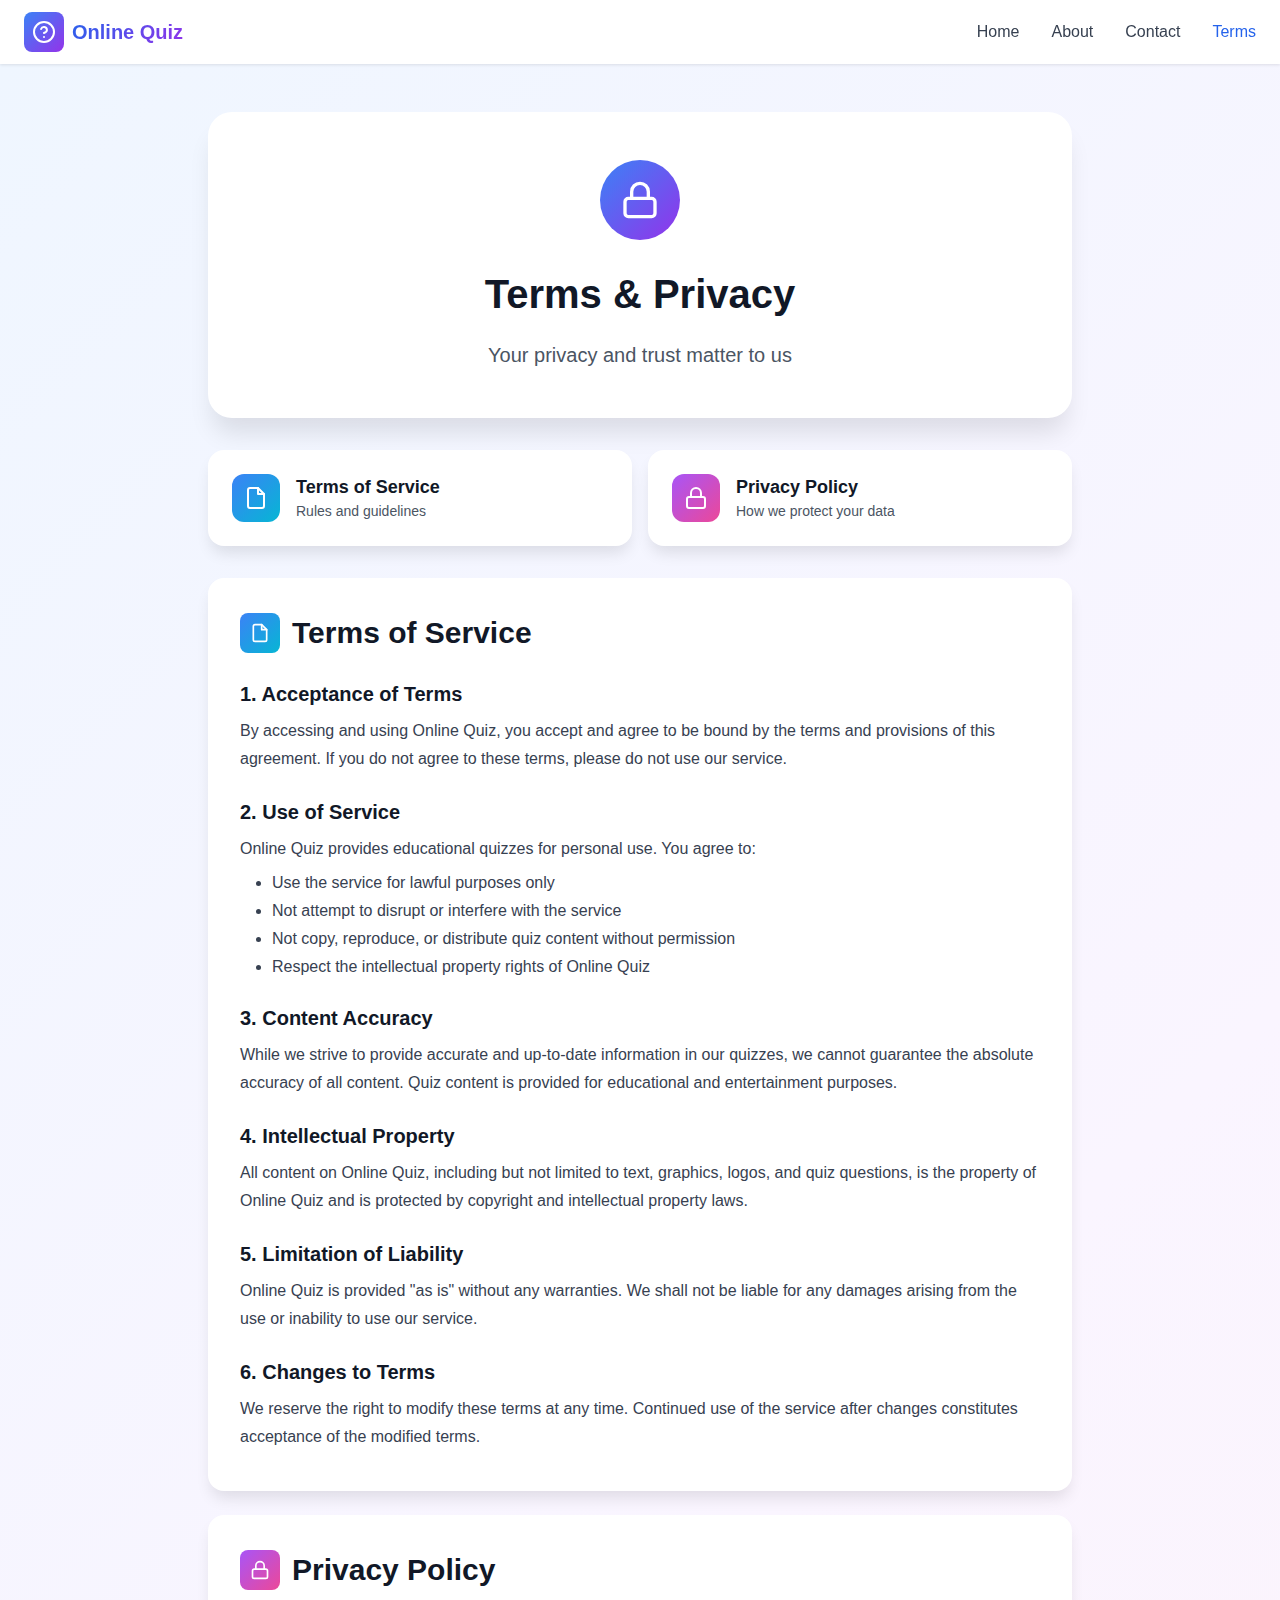
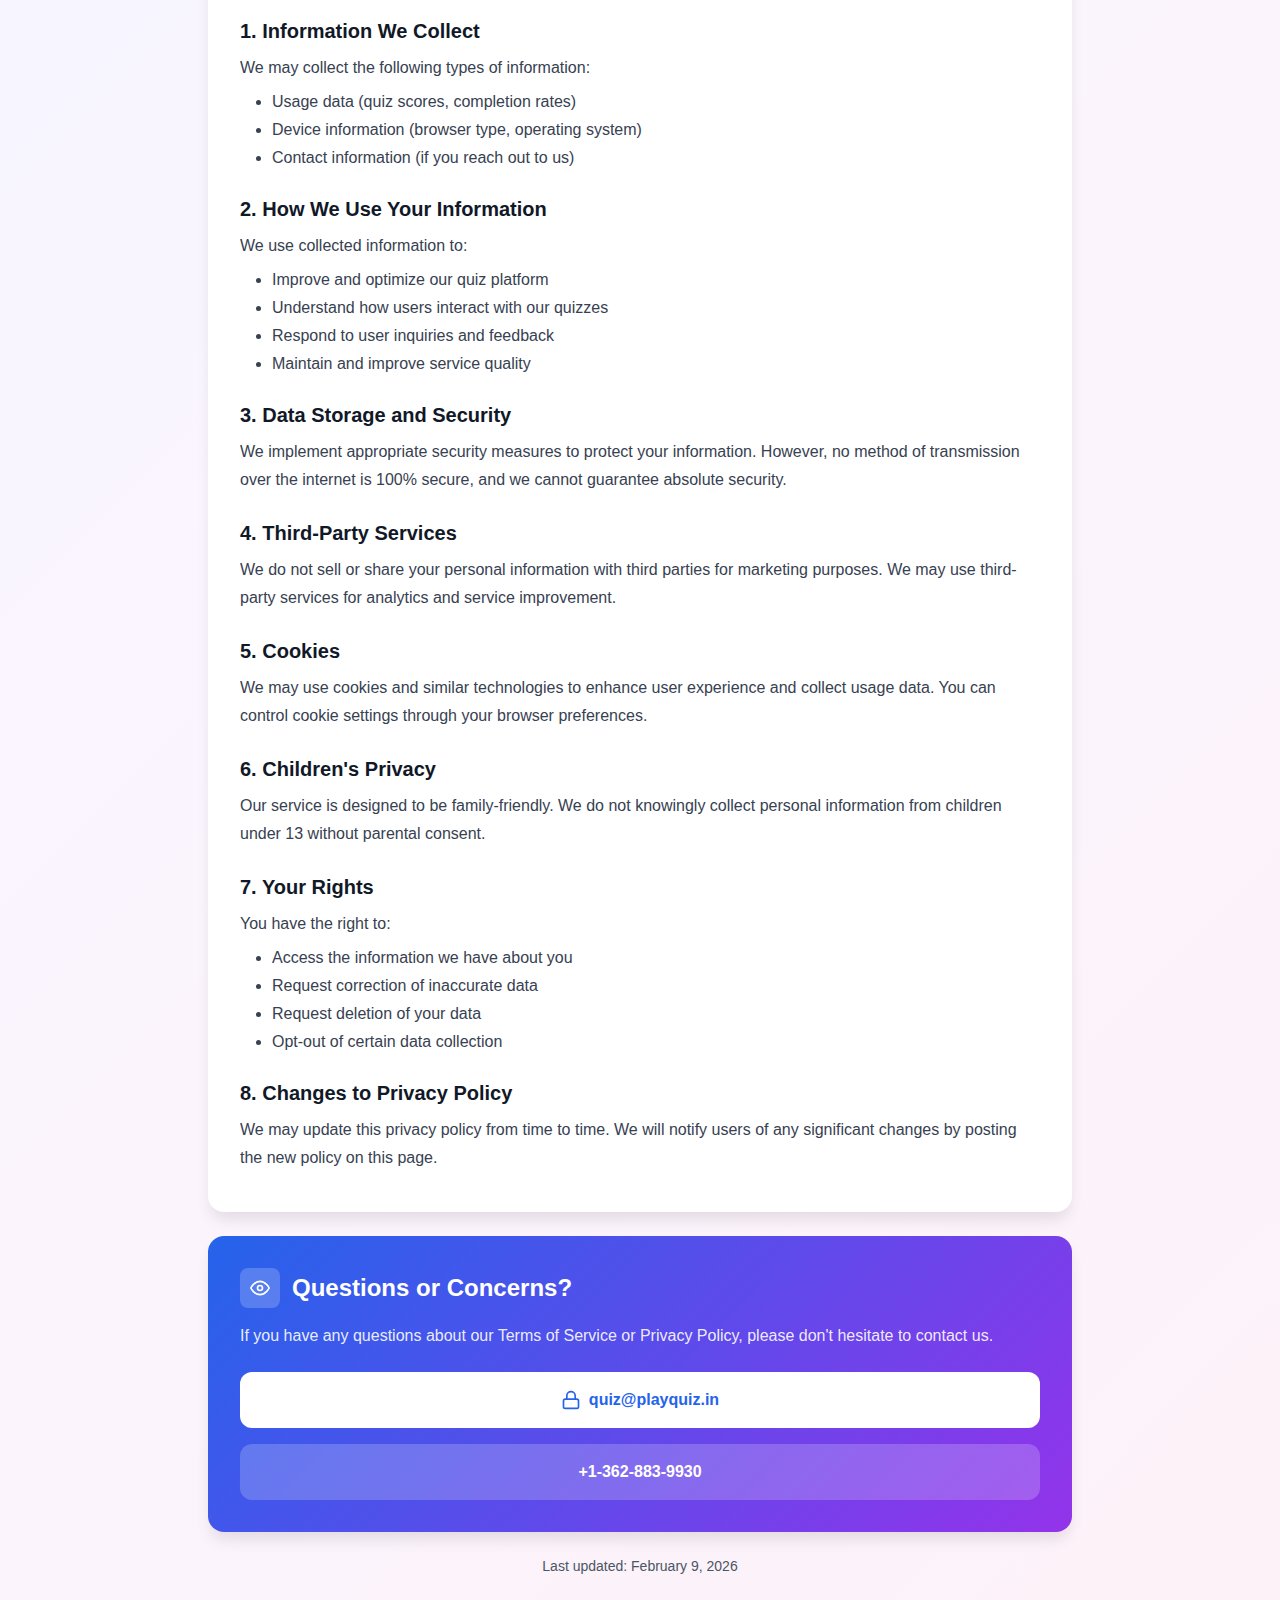
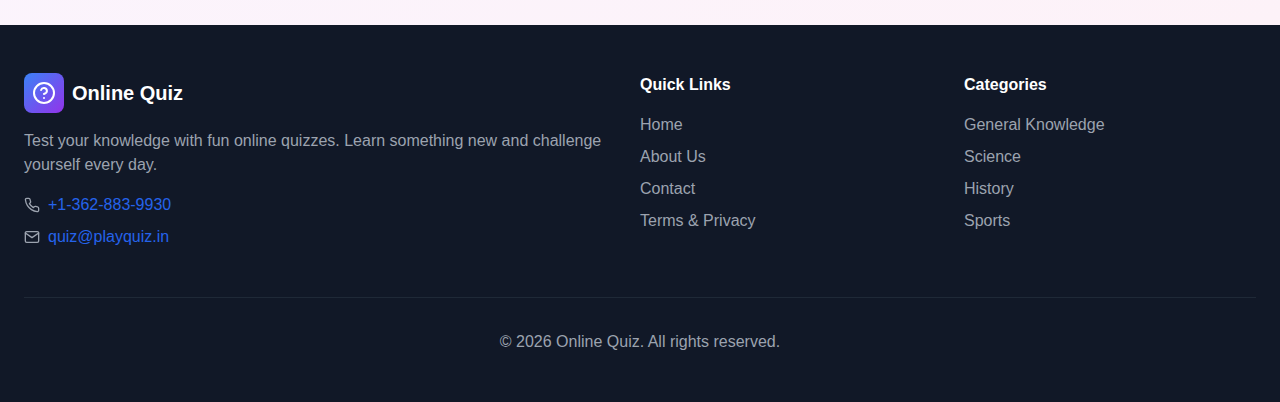
<file: terms.html>
<!DOCTYPE html>
<html lang="en">
<head>
  <meta charset="UTF-8">
  <meta name="viewport" content="width=device-width, initial-scale=1.0">
  <title>Terms & Privacy Policy - Online Quiz</title>
  <meta name="description" content="Read our Terms of Service and Privacy Policy to understand how Online Quiz protects your data and what rules govern the use of our service.">
  <link rel="stylesheet" href="styles.css">
</head>
<body data-page="terms">
  <header id="header"></header>
  
  <main style="min-height: 100vh;">
    <div class="gradient-bg" style="min-height: 100vh; padding: 3rem 0;">
      <div class="container" style="max-width: 56rem;">
        <!-- Hero Section -->
        <div class="card text-center" style="padding: 3rem 2rem; margin-bottom: 2rem; border-radius: 1.5rem; box-shadow: 0 20px 25px -5px rgba(0, 0, 0, 0.1);">
          <div style="width: 80px; height: 80px; background: linear-gradient(135deg, #3b82f6 0%, #9333ea 100%); border-radius: 50%; display: flex; align-items: center; justify-content: center; margin: 0 auto 1.5rem;">
            <svg xmlns="http://www.w3.org/2000/svg" width="40" height="40" viewBox="0 0 24 24" fill="none" stroke="white" stroke-width="2" stroke-linecap="round" stroke-linejoin="round"><rect x="3" y="11" width="18" height="11" rx="2" ry="2"></rect><path d="M7 11V7a5 5 0 0 1 10 0v4"></path></svg>
          </div>
          <h1 style="font-size: 2.5rem; font-weight: 700; margin-bottom: 1rem; color: var(--color-gray-900);">Terms & Privacy</h1>
          <p style="font-size: 1.25rem; color: var(--color-gray-600); max-width: 42rem; margin: 0 auto;">
            Your privacy and trust matter to us
          </p>
        </div>
        
        <!-- Navigation -->
        <div class="terms-nav-grid">
          <a href="#terms" class="terms-nav-card">
            <div class="flex items-center gap-4">
              <div style="width: 48px; height: 48px; background: linear-gradient(135deg, #3b82f6 0%, #06b6d4 100%); border-radius: 0.75rem; display: flex; align-items: center; justify-content: center;">
                <svg xmlns="http://www.w3.org/2000/svg" width="24" height="24" viewBox="0 0 24 24" fill="none" stroke="white" stroke-width="2" stroke-linecap="round" stroke-linejoin="round"><path d="M14 2H6a2 2 0 0 0-2 2v16a2 2 0 0 0 2 2h12a2 2 0 0 0 2-2V8z"></path><polyline points="14 2 14 8 20 8"></polyline></svg>
              </div>
              <div>
                <h3 style="font-size: 1.125rem; font-weight: 700; color: var(--color-gray-900); transition: color 0.3s;">Terms of Service</h3>
                <p style="font-size: 0.875rem; color: var(--color-gray-600);">Rules and guidelines</p>
              </div>
            </div>
          </a>
          
          <a href="#privacy" class="terms-nav-card">
            <div class="flex items-center gap-4">
              <div style="width: 48px; height: 48px; background: linear-gradient(135deg, #a855f7 0%, #ec4899 100%); border-radius: 0.75rem; display: flex; align-items: center; justify-content: center;">
                <svg xmlns="http://www.w3.org/2000/svg" width="24" height="24" viewBox="0 0 24 24" fill="none" stroke="white" stroke-width="2" stroke-linecap="round" stroke-linejoin="round"><rect x="3" y="11" width="18" height="11" rx="2" ry="2"></rect><path d="M7 11V7a5 5 0 0 1 10 0v4"></path></svg>
              </div>
              <div>
                <h3 style="font-size: 1.125rem; font-weight: 700; color: var(--color-gray-900); transition: color 0.3s;">Privacy Policy</h3>
                <p style="font-size: 0.875rem; color: var(--color-gray-600);">How we protect your data</p>
              </div>
            </div>
          </a>
        </div>
        
        <!-- Terms of Service -->
        <div id="terms" class="terms-section">
          <div class="terms-section-header">
            <div class="terms-section-icon" style="background: linear-gradient(135deg, #3b82f6 0%, #06b6d4 100%);">
              <svg xmlns="http://www.w3.org/2000/svg" width="20" height="20" viewBox="0 0 24 24" fill="none" stroke="white" stroke-width="2" stroke-linecap="round" stroke-linejoin="round"><path d="M14 2H6a2 2 0 0 0-2 2v16a2 2 0 0 0 2 2h12a2 2 0 0 0 2-2V8z"></path><polyline points="14 2 14 8 20 8"></polyline></svg>
            </div>
            <h2 class="terms-section-title">Terms of Service</h2>
          </div>
          
          <div class="terms-content">
            <h3>1. Acceptance of Terms</h3>
            <p>
              By accessing and using Online Quiz, you accept and agree to be bound by the terms and provisions of this agreement. 
              If you do not agree to these terms, please do not use our service.
            </p>
            
            <h3>2. Use of Service</h3>
            <p>Online Quiz provides educational quizzes for personal use. You agree to:</p>
            <ul>
              <li>Use the service for lawful purposes only</li>
              <li>Not attempt to disrupt or interfere with the service</li>
              <li>Not copy, reproduce, or distribute quiz content without permission</li>
              <li>Respect the intellectual property rights of Online Quiz</li>
            </ul>
            
            <h3>3. Content Accuracy</h3>
            <p>
              While we strive to provide accurate and up-to-date information in our quizzes, we cannot guarantee the absolute 
              accuracy of all content. Quiz content is provided for educational and entertainment purposes.
            </p>
            
            <h3>4. Intellectual Property</h3>
            <p>
              All content on Online Quiz, including but not limited to text, graphics, logos, and quiz questions, is the 
              property of Online Quiz and is protected by copyright and intellectual property laws.
            </p>
            
            <h3>5. Limitation of Liability</h3>
            <p>
              Online Quiz is provided "as is" without any warranties. We shall not be liable for any damages arising from 
              the use or inability to use our service.
            </p>
            
            <h3>6. Changes to Terms</h3>
            <p>
              We reserve the right to modify these terms at any time. Continued use of the service after changes 
              constitutes acceptance of the modified terms.
            </p>
          </div>
        </div>
        
        <!-- Privacy Policy -->
        <div id="privacy" class="terms-section">
          <div class="terms-section-header">
            <div class="terms-section-icon" style="background: linear-gradient(135deg, #a855f7 0%, #ec4899 100%);">
              <svg xmlns="http://www.w3.org/2000/svg" width="20" height="20" viewBox="0 0 24 24" fill="none" stroke="white" stroke-width="2" stroke-linecap="round" stroke-linejoin="round"><rect x="3" y="11" width="18" height="11" rx="2" ry="2"></rect><path d="M7 11V7a5 5 0 0 1 10 0v4"></path></svg>
            </div>
            <h2 class="terms-section-title">Privacy Policy</h2>
          </div>
          
          <div class="terms-content">
            <h3>1. Information We Collect</h3>
            <p>We may collect the following types of information:</p>
            <ul>
              <li>Usage data (quiz scores, completion rates)</li>
              <li>Device information (browser type, operating system)</li>
              <li>Contact information (if you reach out to us)</li>
            </ul>
            
            <h3>2. How We Use Your Information</h3>
            <p>We use collected information to:</p>
            <ul>
              <li>Improve and optimize our quiz platform</li>
              <li>Understand how users interact with our quizzes</li>
              <li>Respond to user inquiries and feedback</li>
              <li>Maintain and improve service quality</li>
            </ul>
            
            <h3>3. Data Storage and Security</h3>
            <p>
              We implement appropriate security measures to protect your information. However, no method of transmission 
              over the internet is 100% secure, and we cannot guarantee absolute security.
            </p>
            
            <h3>4. Third-Party Services</h3>
            <p>
              We do not sell or share your personal information with third parties for marketing purposes. We may use 
              third-party services for analytics and service improvement.
            </p>
            
            <h3>5. Cookies</h3>
            <p>
              We may use cookies and similar technologies to enhance user experience and collect usage data. You can 
              control cookie settings through your browser preferences.
            </p>
            
            <h3>6. Children's Privacy</h3>
            <p>
              Our service is designed to be family-friendly. We do not knowingly collect personal information from 
              children under 13 without parental consent.
            </p>
            
            <h3>7. Your Rights</h3>
            <p>You have the right to:</p>
            <ul>
              <li>Access the information we have about you</li>
              <li>Request correction of inaccurate data</li>
              <li>Request deletion of your data</li>
              <li>Opt-out of certain data collection</li>
            </ul>
            
            <h3>8. Changes to Privacy Policy</h3>
            <p>
              We may update this privacy policy from time to time. We will notify users of any significant changes by 
              posting the new policy on this page.
            </p>
          </div>
        </div>
        
        <!-- Contact Section -->
        <div class="card" style="padding: 2rem; background: linear-gradient(135deg, #2563eb 0%, #9333ea 100%); box-shadow: 0 10px 15px -3px rgba(0, 0, 0, 0.1);">
          <div class="flex items-center gap-3" style="margin-bottom: 1rem;">
            <div style="width: 40px; height: 40px; background: rgba(255,255,255,0.2); border-radius: 0.5rem; display: flex; align-items: center; justify-content: center;">
              <svg xmlns="http://www.w3.org/2000/svg" width="20" height="20" viewBox="0 0 24 24" fill="none" stroke="white" stroke-width="2" stroke-linecap="round" stroke-linejoin="round"><path d="M1 12s4-8 11-8 11 8 11 8-4 8-11 8-11-8-11-8z"></path><circle cx="12" cy="12" r="3"></circle></svg>
            </div>
            <h2 style="font-size: 1.5rem; font-weight: 700; color: white;">Questions or Concerns?</h2>
          </div>
          <p style="color: rgba(255,255,255,0.9); margin-bottom: 1.5rem;">
            If you have any questions about our Terms of Service or Privacy Policy, please don't hesitate to contact us.
          </p>
          <div class="flex gap-4" style="flex-direction: column;">
            <a href="mailto:quiz@playquiz.in" class="btn" style="background: white; color: var(--color-blue-600);">
              <svg xmlns="http://www.w3.org/2000/svg" width="20" height="20" viewBox="0 0 24 24" fill="none" stroke="currentColor" stroke-width="2" stroke-linecap="round" stroke-linejoin="round"><rect x="3" y="11" width="18" height="11" rx="2" ry="2"></rect><path d="M7 11V7a5 5 0 0 1 10 0v4"></path></svg>
              quiz@playquiz.in
            </a>
            <a href="tel:+13628839930" class="btn" style="background: rgba(255,255,255,0.2); color: white;">
              +1-362-883-9930
            </a>
          </div>
        </div>
        
        <!-- Last Updated -->
        <div class="text-center" style="margin-top: 1.5rem;">
          <p style="font-size: 0.875rem; color: var(--color-gray-600);">Last updated: February 9, 2026</p>
        </div>
      </div>
    </div>
  </main>
  
  <footer id="footer"></footer>
  
  <script src="quiz-data.js"></script>
  <script src="common.js"></script>
</body>
</html>
</file>
<file: styles.css>
/* Online Quiz - Main Stylesheet */

/* CSS Reset & Base Styles */
* {
  margin: 0;
  padding: 0;
  box-sizing: border-box;
}

:root {
  --color-blue-50: #eff6ff;
  --color-blue-100: #dbeafe;
  --color-blue-500: #3b82f6;
  --color-blue-600: #2563eb;
  --color-blue-700: #1d4ed8;
  --color-purple-50: #faf5ff;
  --color-purple-500: #a855f7;
  --color-purple-600: #9333ea;
  --color-pink-50: #fdf2f8;
  --color-pink-500: #ec4899;
  --color-pink-600: #db2777;
  --color-green-50: #f0fdf4;
  --color-green-100: #dcfce7;
  --color-green-200: #bbf7d0;
  --color-green-500: #22c55e;
  --color-green-600: #16a34a;
  --color-green-700: #15803d;
  --color-green-900: #14532d;
  --color-red-50: #fef2f2;
  --color-red-100: #fee2e2;
  --color-red-200: #fecaca;
  --color-red-500: #ef4444;
  --color-red-600: #dc2626;
  --color-red-700: #b91c1c;
  --color-red-900: #7f1d1d;
  --color-yellow-100: #fef3c7;
  --color-yellow-400: #facc15;
  --color-yellow-500: #eab308;
  --color-yellow-700: #a16207;
  --color-orange-500: #f97316;
  --color-orange-600: #ea580c;
  --color-amber-500: #f59e0b;
  --color-cyan-500: #06b6d4;
  --color-emerald-500: #10b981;
  --color-indigo-500: #6366f1;
  --color-rose-500: #f43f5e;
  --color-gray-50: #f9fafb;
  --color-gray-100: #f3f4f6;
  --color-gray-200: #e5e7eb;
  --color-gray-400: #9ca3af;
  --color-gray-500: #6b7280;
  --color-gray-600: #4b5563;
  --color-gray-700: #374151;
  --color-gray-800: #1f2937;
  --color-gray-900: #111827;
  --color-white: #ffffff;
}

html {
  scroll-behavior: smooth;
  font-size: 16px;
}

body {
  font-family: -apple-system, BlinkMacSystemFont, 'Segoe UI', 'Roboto', 'Oxygen', 'Ubuntu', 'Cantarell', 'Fira Sans', 'Droid Sans', 'Helvetica Neue', sans-serif;
  -webkit-font-smoothing: antialiased;
  -moz-osx-font-smoothing: grayscale;
  line-height: 1.5;
  color: var(--color-gray-900);
  background-color: var(--color-white);
  min-height: 100vh;
  display: flex;
  flex-direction: column;
}

main {
  flex: 1;
}

/* Utility Classes */
.container {
  max-width: 1280px;
  margin: 0 auto;
  padding: 0 1rem;
}

.text-center {
  text-align: center;
}

.hidden {
  display: none !important;
}

.flex {
  display: flex;
}

.items-center {
  align-items: center;
}

.justify-center {
  justify-content: center;
}

.justify-between {
  justify-content: space-between;
}

.gap-2 {
  gap: 0.5rem;
}

.gap-3 {
  gap: 0.75rem;
}

.gap-4 {
  gap: 1rem;
}

.gap-6 {
  gap: 1.5rem;
}

.gap-8 {
  gap: 2rem;
}

.grid {
  display: grid;
}

.grid-cols-1 {
  grid-template-columns: repeat(1, minmax(0, 1fr));
}

/* Gradients */
.gradient-bg {
  background: linear-gradient(135deg, var(--color-blue-50) 0%, var(--color-purple-50) 50%, var(--color-pink-50) 100%);
}

.gradient-blue-purple {
  background: linear-gradient(135deg, var(--color-blue-600) 0%, var(--color-purple-600) 100%);
}

.gradient-text-blue-purple {
  background: linear-gradient(135deg, var(--color-blue-600) 0%, var(--color-purple-600) 100%);
  -webkit-background-clip: text;
  -webkit-text-fill-color: transparent;
  background-clip: text;
}

/* Header */
header {
  background: var(--color-white);
  box-shadow: 0 1px 3px 0 rgba(0, 0, 0, 0.1);
  position: sticky;
  top: 0;
  z-index: 1000;
}

.header-container {
  max-width: 1280px;
  margin: 0 auto;
  padding: 0 1.5rem;
  display: flex;
  justify-content: space-between;
  align-items: center;
  height: 64px;
}

.logo-link {
  display: flex;
  align-items: center;
  gap: 0.5rem;
  text-decoration: none;
}

.logo-icon {
  width: 40px;
  height: 40px;
  background: linear-gradient(135deg, var(--color-blue-500) 0%, var(--color-purple-600) 100%);
  border-radius: 0.5rem;
  display: flex;
  align-items: center;
  justify-content: center;
  color: white;
}

.logo-text {
  font-size: 1.25rem;
  font-weight: 700;
  background: linear-gradient(135deg, var(--color-blue-600) 0%, var(--color-purple-600) 100%);
  -webkit-background-clip: text;
  -webkit-text-fill-color: transparent;
  background-clip: text;
}

.nav-desktop {
  display: none;
  gap: 2rem;
  align-items: center;
}

.nav-desktop a {
  text-decoration: none;
  color: var(--color-gray-700);
  transition: color 0.2s;
  font-weight: 500;
}

.nav-desktop a:hover,
.nav-desktop a.active {
  color: var(--color-blue-600);
}

.mobile-menu-btn {
  display: block;
  background: none;
  border: none;
  cursor: pointer;
  padding: 0.5rem;
  border-radius: 0.5rem;
  transition: background-color 0.2s;
}

.mobile-menu-btn:hover {
  background-color: var(--color-gray-100);
}

.nav-mobile {
  padding: 1rem 1.5rem;
  border-top: 1px solid var(--color-gray-200);
  display: flex;
  flex-direction: column;
  gap: 1rem;
}

.nav-mobile a {
  text-decoration: none;
  color: var(--color-gray-700);
  font-weight: 500;
}

.nav-mobile a.active {
  color: var(--color-blue-600);
}

@media (min-width: 768px) {
  .nav-desktop {
    display: flex;
  }
  
  .mobile-menu-btn {
    display: none;
  }
}

/* Footer */
footer {
  background-color: var(--color-gray-900);
  color: var(--color-gray-400);
  padding: 3rem 0;
  margin-top: auto;
}

.footer-container {
  max-width: 1280px;
  margin: 0 auto;
  padding: 0 1.5rem;
}

.footer-grid {
  display: grid;
  grid-template-columns: repeat(1, minmax(0, 1fr));
  gap: 2rem;
}

.footer-brand {
  margin-bottom: 1rem;
}

.footer-title {
  color: var(--color-white);
  font-weight: 600;
  margin-bottom: 1rem;
  font-size: 1rem;
}

.footer-links {
  list-style: none;
  display: flex;
  flex-direction: column;
  gap: 0.5rem;
}

.footer-links a {
  color: var(--color-gray-400);
  text-decoration: none;
  transition: color 0.2s;
}

.footer-links a:hover {
  color: var(--color-white);
}

.footer-bottom {
  border-top: 1px solid var(--color-gray-800);
  margin-top: 2rem;
  padding-top: 2rem;
  text-align: center;
}

@media (min-width: 768px) {
  .footer-grid {
    grid-template-columns: 2fr 1fr 1fr;
  }
}

/* Hero Section */
.hero-section {
  padding: 5rem 0;
  position: relative;
  overflow: hidden;
}

.hero-content {
  max-width: 48rem;
  margin: 0 auto;
  text-align: center;
  position: relative;
  z-index: 10;
}

.hero-icon-wrapper {
  display: flex;
  justify-content: center;
  margin-bottom: 1.5rem;
}

.hero-icon-container {
  position: relative;
}

.hero-icon-main {
  width: 80px;
  height: 80px;
  background: linear-gradient(135deg, var(--color-blue-500) 0%, var(--color-purple-600) 100%);
  border-radius: 50%;
  display: flex;
  align-items: center;
  justify-content: center;
  animation: pulse 2s ease-in-out infinite;
}

.hero-icon-badge {
  position: absolute;
  top: -0.5rem;
  right: -0.5rem;
  width: 32px;
  height: 32px;
  background-color: var(--color-yellow-400);
  border-radius: 50%;
  display: flex;
  align-items: center;
  justify-content: center;
  font-size: 1.125rem;
  font-weight: 600;
}

.hero-title {
  font-size: 2.5rem;
  font-weight: 700;
  margin-bottom: 1.5rem;
  color: var(--color-gray-900);
}

.hero-description {
  font-size: 1.25rem;
  color: var(--color-gray-600);
  margin-bottom: 2rem;
}

.hero-buttons {
  display: flex;
  flex-direction: column;
  gap: 1rem;
  align-items: center;
}

@media (min-width: 640px) {
  .hero-title {
    font-size: 3rem;
  }
  
  .hero-buttons {
    flex-direction: row;
    justify-content: center;
  }
}

@media (min-width: 1024px) {
  .hero-title {
    font-size: 3.75rem;
  }
}

/* Buttons */
.btn {
  display: inline-flex;
  align-items: center;
  justify-content: center;
  padding: 1rem 2rem;
  border-radius: 0.75rem;
  text-decoration: none;
  font-weight: 600;
  transition: all 0.2s;
  border: none;
  cursor: pointer;
  gap: 0.5rem;
  font-size: 1rem;
}

.btn-primary {
  background: linear-gradient(135deg, var(--color-blue-600) 0%, var(--color-purple-600) 100%);
  color: white;
}

.btn-primary:hover {
  transform: scale(1.05);
  box-shadow: 0 10px 15px -3px rgba(0, 0, 0, 0.1), 0 4px 6px -2px rgba(0, 0, 0, 0.05);
}

.btn-secondary {
  background: white;
  color: var(--color-blue-600);
  border: 2px solid var(--color-blue-600);
}

.btn-secondary:hover {
  background-color: var(--color-blue-50);
}

.btn:disabled {
  opacity: 0.5;
  cursor: not-allowed;
}

.btn:disabled:hover {
  transform: none;
}

/* Card */
.card {
  background: white;
  border-radius: 1rem;
  padding: 1.5rem;
  box-shadow: 0 1px 3px 0 rgba(0, 0, 0, 0.1), 0 1px 2px 0 rgba(0, 0, 0, 0.06);
  transition: all 0.3s;
}

.card:hover {
  box-shadow: 0 20px 25px -5px rgba(0, 0, 0, 0.1), 0 10px 10px -5px rgba(0, 0, 0, 0.04);
}

/* Section */
.section {
  padding: 4rem 0;
}

.section-title {
  font-size: 2rem;
  font-weight: 700;
  margin-bottom: 1rem;
  color: var(--color-gray-900);
}

.section-description {
  font-size: 1.125rem;
  color: var(--color-gray-600);
  margin-bottom: 3rem;
}

@media (min-width: 640px) {
  .section-title {
    font-size: 2.25rem;
  }
}

/* Grid Layouts */
@media (min-width: 640px) {
  .grid-cols-2-sm {
    grid-template-columns: repeat(2, minmax(0, 1fr));
  }
}

@media (min-width: 768px) {
  .grid-cols-3-md {
    grid-template-columns: repeat(3, minmax(0, 1fr));
  }
}

@media (min-width: 1024px) {
  .grid-cols-3-lg {
    grid-template-columns: repeat(3, minmax(0, 1fr));
  }
  
  .grid-cols-5-lg {
    grid-template-columns: repeat(5, minmax(0, 1fr));
  }
}

/* Category Card */
.category-card {
  position: relative;
  background: white;
  border-radius: 1rem;
  padding: 1.5rem;
  border: 2px solid var(--color-gray-200);
  text-decoration: none;
  color: inherit;
  display: block;
  overflow: hidden;
  transition: all 0.3s;
}

.category-card:hover {
  border-color: transparent;
  box-shadow: 0 20px 25px -5px rgba(0, 0, 0, 0.1), 0 10px 10px -5px rgba(0, 0, 0, 0.04);
  transform: translateY(-2px);
}

.category-icon {
  width: 56px;
  height: 56px;
  border-radius: 0.75rem;
  display: flex;
  align-items: center;
  justify-content: center;
  margin-bottom: 1rem;
  transition: transform 0.3s;
}

.category-card:hover .category-icon {
  transform: scale(1.1);
}

.category-title {
  font-size: 1.25rem;
  font-weight: 700;
  margin-bottom: 0.5rem;
  color: var(--color-gray-900);
}

.category-description {
  color: var(--color-gray-600);
  margin-bottom: 1rem;
}

.category-link-text {
  color: var(--color-blue-600);
  font-weight: 600;
  display: flex;
  align-items: center;
  gap: 0.25rem;
}

/* Featured Quiz Card */
.quiz-card {
  background: white;
  border-radius: 1rem;
  padding: 1.5rem;
  box-shadow: 0 1px 3px 0 rgba(0, 0, 0, 0.1);
  border: 1px solid var(--color-gray-100);
  transition: all 0.3s;
}

.quiz-card:hover {
  box-shadow: 0 20px 25px -5px rgba(0, 0, 0, 0.1), 0 10px 10px -5px rgba(0, 0, 0, 0.04);
}

.quiz-header {
  display: flex;
  align-items: center;
  gap: 0.75rem;
  margin-bottom: 1rem;
}

.quiz-icon {
  width: 48px;
  height: 48px;
  border-radius: 0.5rem;
  display: flex;
  align-items: center;
  justify-content: center;
}

.quiz-category {
  font-size: 0.75rem;
  font-weight: 600;
  color: var(--color-gray-500);
  text-transform: uppercase;
  letter-spacing: 0.05em;
}

.difficulty-badge {
  display: inline-block;
  padding: 0.25rem 0.5rem;
  border-radius: 9999px;
  font-size: 0.75rem;
  font-weight: 600;
  margin-top: 0.25rem;
}

.difficulty-easy {
  background-color: var(--color-green-100);
  color: var(--color-green-700);
}

.difficulty-medium {
  background-color: var(--color-yellow-100);
  color: var(--color-yellow-700);
}

.difficulty-hard {
  background-color: var(--color-red-100);
  color: var(--color-red-700);
}

.quiz-title {
  font-size: 1.25rem;
  font-weight: 700;
  margin-bottom: 0.5rem;
  color: var(--color-gray-900);
}

.quiz-description {
  color: var(--color-gray-600);
  margin-bottom: 1rem;
}

.quiz-meta {
  display: flex;
  justify-content: space-between;
  font-size: 0.875rem;
  color: var(--color-gray-500);
  margin-bottom: 1rem;
}

/* Feature Card */
.feature-card {
  text-align: center;
}

.feature-icon {
  width: 64px;
  height: 64px;
  border-radius: 50%;
  display: flex;
  align-items: center;
  justify-content: center;
  margin: 0 auto 1rem;
}

.feature-title {
  font-weight: 700;
  margin-bottom: 0.5rem;
  color: var(--color-gray-900);
}

.feature-description {
  font-size: 0.875rem;
  color: var(--color-gray-600);
}

/* CTA Section */
.cta-section {
  padding: 4rem 0;
  background: linear-gradient(135deg, var(--color-blue-600) 0%, var(--color-purple-600) 100%);
}

.cta-content {
  max-width: 56rem;
  margin: 0 auto;
  text-align: center;
  color: white;
}

.cta-title {
  font-size: 2rem;
  font-weight: 700;
  margin-bottom: 1rem;
}

.cta-description {
  font-size: 1.125rem;
  margin-bottom: 2rem;
  opacity: 0.9;
}

@media (min-width: 640px) {
  .cta-title {
    font-size: 2.25rem;
  }
}

/* Quiz Page */
.quiz-header-card {
  background: white;
  border-radius: 1rem;
  padding: 1.5rem;
  box-shadow: 0 10px 15px -3px rgba(0, 0, 0, 0.1);
  margin-bottom: 1.5rem;
}

.quiz-header-top {
  display: flex;
  justify-content: space-between;
  align-items: center;
  margin-bottom: 1rem;
}

.quiz-timer {
  display: flex;
  align-items: center;
  gap: 0.5rem;
  padding: 0.5rem 1rem;
  background-color: var(--color-blue-100);
  border-radius: 0.5rem;
}

.quiz-timer-value {
  font-size: 1.125rem;
  font-weight: 700;
  color: var(--color-blue-600);
}

.quiz-timer-value.warning {
  color: var(--color-red-600);
}

.progress-bar {
  width: 100%;
  height: 0.5rem;
  background-color: var(--color-gray-200);
  border-radius: 9999px;
  overflow: hidden;
}

.progress-bar-fill {
  height: 100%;
  background: linear-gradient(135deg, var(--color-blue-600) 0%, var(--color-purple-600) 100%);
  transition: width 0.3s ease;
}

.question-card {
  background: white;
  border-radius: 1rem;
  padding: 2rem;
  box-shadow: 0 10px 15px -3px rgba(0, 0, 0, 0.1);
  margin-bottom: 1.5rem;
}

.question-text {
  font-size: 1.5rem;
  font-weight: 700;
  color: var(--color-gray-900);
  margin-bottom: 2rem;
}

.answers-list {
  display: flex;
  flex-direction: column;
  gap: 1rem;
}

.answer-option {
  width: 100%;
  padding: 1rem;
  border-radius: 0.75rem;
  border: 2px solid var(--color-gray-200);
  background: white;
  cursor: pointer;
  transition: all 0.2s;
  display: flex;
  align-items: center;
  justify-content: space-between;
}

.answer-option:hover:not(.disabled) {
  border-color: var(--color-blue-500);
  background-color: var(--color-blue-50);
}

.answer-option.correct {
  background-color: var(--color-green-100);
  border-color: var(--color-green-500);
}

.answer-option.incorrect {
  background-color: var(--color-red-100);
  border-color: var(--color-red-500);
}

.answer-option.disabled {
  background-color: var(--color-gray-50);
  cursor: default;
}

.answer-content {
  display: flex;
  align-items: center;
  gap: 0.75rem;
}

.answer-letter {
  width: 32px;
  height: 32px;
  background-color: var(--color-gray-100);
  border-radius: 0.5rem;
  display: flex;
  align-items: center;
  justify-content: center;
  font-weight: 600;
  color: var(--color-gray-700);
  flex-shrink: 0;
}

.answer-text {
  font-size: 1.125rem;
  color: var(--color-gray-900);
}

.explanation-box {
  margin-top: 1.5rem;
  padding: 1rem;
  background-color: var(--color-blue-50);
  border: 1px solid var(--color-blue-200);
  border-radius: 0.75rem;
}

.explanation-title {
  font-size: 0.875rem;
  font-weight: 600;
  color: var(--color-blue-900);
  margin-bottom: 0.25rem;
}

.explanation-text {
  font-size: 0.875rem;
  color: var(--color-blue-800);
}

.quiz-navigation {
  display: flex;
  justify-content: space-between;
  align-items: center;
}

/* Result Page */
.result-container {
  animation: fadeIn 0.5s ease-in;
}

.performance-card {
  background: white;
  border-radius: 1.5rem;
  padding: 2rem;
  box-shadow: 0 20px 25px -5px rgba(0, 0, 0, 0.1);
  margin-bottom: 1.5rem;
  text-align: center;
}

.performance-icon {
  width: 128px;
  height: 128px;
  border-radius: 50%;
  display: flex;
  align-items: center;
  justify-content: center;
  margin: 0 auto 1.5rem;
  animation: scaleIn 0.3s ease-out 0.2s both;
}

.performance-title {
  font-size: 2.25rem;
  font-weight: 700;
  margin-bottom: 0.5rem;
  color: var(--color-gray-900);
}

.performance-message {
  font-size: 1.25rem;
  color: var(--color-gray-600);
  margin-bottom: 2rem;
}

.score-display {
  display: inline-block;
}

.score-value {
  font-size: 3.75rem;
  font-weight: 700;
  background: linear-gradient(135deg, var(--color-blue-600) 0%, var(--color-purple-600) 100%);
  -webkit-background-clip: text;
  -webkit-text-fill-color: transparent;
  background-clip: text;
  margin-bottom: 0.5rem;
}

.score-label {
  color: var(--color-gray-600);
}

.stats-grid {
  display: grid;
  grid-template-columns: repeat(1, minmax(0, 1fr));
  gap: 1.5rem;
  margin-bottom: 1.5rem;
}

.stat-card {
  background: white;
  border-radius: 1rem;
  padding: 1.5rem;
  box-shadow: 0 10px 15px -3px rgba(0, 0, 0, 0.1);
  animation: slideInLeft 0.3s ease-out;
}

.stat-content {
  display: flex;
  align-items: center;
  gap: 1rem;
}

.stat-icon {
  width: 48px;
  height: 48px;
  border-radius: 0.75rem;
  display: flex;
  align-items: center;
  justify-content: center;
}

.stat-value {
  font-size: 1.875rem;
  font-weight: 700;
  color: var(--color-gray-900);
}

.stat-label {
  font-size: 0.875rem;
  color: var(--color-gray-600);
}

.actions-card {
  background: white;
  border-radius: 1rem;
  padding: 2rem;
  box-shadow: 0 10px 15px -3px rgba(0, 0, 0, 0.1);
  animation: fadeIn 0.5s ease-in 0.6s both;
}

.actions-title {
  font-size: 1.5rem;
  font-weight: 700;
  margin-bottom: 1.5rem;
  text-align: center;
  color: var(--color-gray-900);
}

.actions-grid {
  display: grid;
  grid-template-columns: repeat(1, minmax(0, 1fr));
  gap: 1rem;
}

.summary-card {
  background: white;
  border-radius: 1rem;
  padding: 2rem;
  box-shadow: 0 10px 15px -3px rgba(0, 0, 0, 0.1);
  margin-top: 1.5rem;
  animation: fadeIn 0.5s ease-in 0.7s both;
}

.summary-title {
  font-size: 1.5rem;
  font-weight: 700;
  margin-bottom: 1.5rem;
  color: var(--color-gray-900);
}

.summary-list {
  display: flex;
  flex-direction: column;
  gap: 0.75rem;
}

.summary-item {
  display: flex;
  align-items: center;
  gap: 0.75rem;
  padding: 1rem;
  border-radius: 0.75rem;
}

.summary-item.correct {
  background-color: var(--color-green-50);
  border: 1px solid var(--color-green-200);
}

.summary-item.incorrect {
  background-color: var(--color-red-50);
  border: 1px solid var(--color-red-200);
}

.summary-item.correct .summary-text {
  color: var(--color-green-900);
}

.summary-item.incorrect .summary-text {
  color: var(--color-red-900);
}

@media (min-width: 768px) {
  .stats-grid {
    grid-template-columns: repeat(3, minmax(0, 1fr));
  }
  
  .actions-grid {
    grid-template-columns: repeat(2, minmax(0, 1fr));
  }
}

@media (min-width: 1024px) {
  .actions-grid {
    grid-template-columns: repeat(4, minmax(0, 1fr));
  }
}

/* Contact Form */
.form-group {
  margin-bottom: 1.5rem;
}

.form-label {
  display: block;
  font-size: 0.875rem;
  font-weight: 600;
  color: var(--color-gray-700);
  margin-bottom: 0.5rem;
}

.form-input,
.form-textarea {
  width: 100%;
  padding: 0.75rem 1rem;
  border: 2px solid var(--color-gray-200);
  border-radius: 0.75rem;
  font-size: 1rem;
  transition: border-color 0.2s;
}

.form-input:focus,
.form-textarea:focus {
  outline: none;
  border-color: var(--color-blue-500);
}

.form-textarea {
  resize: none;
}

.success-message {
  background-color: var(--color-green-50);
  border: 1px solid var(--color-green-200);
  border-radius: 0.75rem;
  padding: 1.5rem;
  text-align: center;
}

.success-icon {
  width: 64px;
  height: 64px;
  background: linear-gradient(135deg, var(--color-green-500) 0%, var(--color-emerald-500) 100%);
  border-radius: 50%;
  display: flex;
  align-items: center;
  justify-content: center;
  margin: 0 auto 1rem;
}

.success-title {
  font-size: 1.5rem;
  font-weight: 700;
  color: var(--color-green-900);
  margin-bottom: 0.5rem;
}

.success-text {
  color: var(--color-green-700);
}

/* Contact Info Cards */
.contact-info-card {
  background: white;
  border-radius: 1rem;
  padding: 1.5rem;
  box-shadow: 0 10px 15px -3px rgba(0, 0, 0, 0.1);
  margin-bottom: 1.5rem;
}

.contact-info-content {
  display: flex;
  align-items: flex-start;
  gap: 1rem;
}

.contact-info-icon {
  width: 48px;
  height: 48px;
  border-radius: 0.75rem;
  display: flex;
  align-items: center;
  justify-content: center;
  flex-shrink: 0;
}

.contact-info-title {
  font-size: 1.125rem;
  font-weight: 700;
  color: var(--color-gray-900);
  margin-bottom: 0.25rem;
}

.contact-info-link {
  color: var(--color-blue-600);
  text-decoration: none;
  transition: color 0.2s;
}

.contact-info-link:hover {
  color: var(--color-blue-700);
}

.contact-info-text {
  color: var(--color-gray-600);
}

/* Terms Page */
.terms-nav-grid {
  display: grid;
  grid-template-columns: repeat(1, minmax(0, 1fr));
  gap: 1rem;
  margin-bottom: 2rem;
}

.terms-nav-card {
  background: white;
  border-radius: 1rem;
  padding: 1.5rem;
  box-shadow: 0 10px 15px -3px rgba(0, 0, 0, 0.1);
  text-decoration: none;
  color: inherit;
  transition: box-shadow 0.3s;
}

.terms-nav-card:hover {
  box-shadow: 0 20px 25px -5px rgba(0, 0, 0, 0.1), 0 10px 10px -5px rgba(0, 0, 0, 0.04);
}

.terms-section {
  background: white;
  border-radius: 1rem;
  padding: 2rem;
  box-shadow: 0 10px 15px -3px rgba(0, 0, 0, 0.1);
  margin-bottom: 1.5rem;
  scroll-margin-top: 5rem;
}

.terms-section-header {
  display: flex;
  align-items: center;
  gap: 0.75rem;
  margin-bottom: 1.5rem;
}

.terms-section-icon {
  width: 40px;
  height: 40px;
  border-radius: 0.5rem;
  display: flex;
  align-items: center;
  justify-content: center;
}

.terms-section-title {
  font-size: 1.875rem;
  font-weight: 700;
  color: var(--color-gray-900);
}

.terms-content {
  color: var(--color-gray-700);
}

.terms-content h3 {
  font-size: 1.25rem;
  font-weight: 700;
  color: var(--color-gray-900);
  margin-bottom: 0.5rem;
  margin-top: 1.5rem;
}

.terms-content h3:first-child {
  margin-top: 0;
}

.terms-content p {
  line-height: 1.75;
  margin-bottom: 0.5rem;
}

.terms-content ul {
  list-style-type: disc;
  margin-left: 2rem;
  margin-bottom: 0.5rem;
}

.terms-content li {
  margin-bottom: 0.25rem;
}

@media (min-width: 640px) {
  .terms-nav-grid {
    grid-template-columns: repeat(2, minmax(0, 1fr));
  }
}

/* Animations */
@keyframes pulse {
  0%, 100% {
    opacity: 1;
  }
  50% {
    opacity: 0.8;
  }
}

@keyframes fadeIn {
  from {
    opacity: 0;
  }
  to {
    opacity: 1;
  }
}

@keyframes scaleIn {
  from {
    transform: scale(0);
  }
  to {
    transform: scale(1);
  }
}

@keyframes slideInLeft {
  from {
    opacity: 0;
    transform: translateX(-20px);
  }
  to {
    opacity: 1;
    transform: translateX(0);
  }
}

/* Background Pattern */
.bg-pattern {
  background-image: 
    linear-gradient(to right, rgba(0,0,0,0.05) 1px, transparent 1px),
    linear-gradient(to bottom, rgba(0,0,0,0.05) 1px, transparent 1px);
  background-size: 20px 20px;
}

/* Responsive utilities */
@media (max-width: 639px) {
  .hero-title {
    font-size: 2rem;
  }
  
  .section-title {
    font-size: 1.5rem;
  }
  
  .question-text {
    font-size: 1.25rem;
  }
}
</file>
